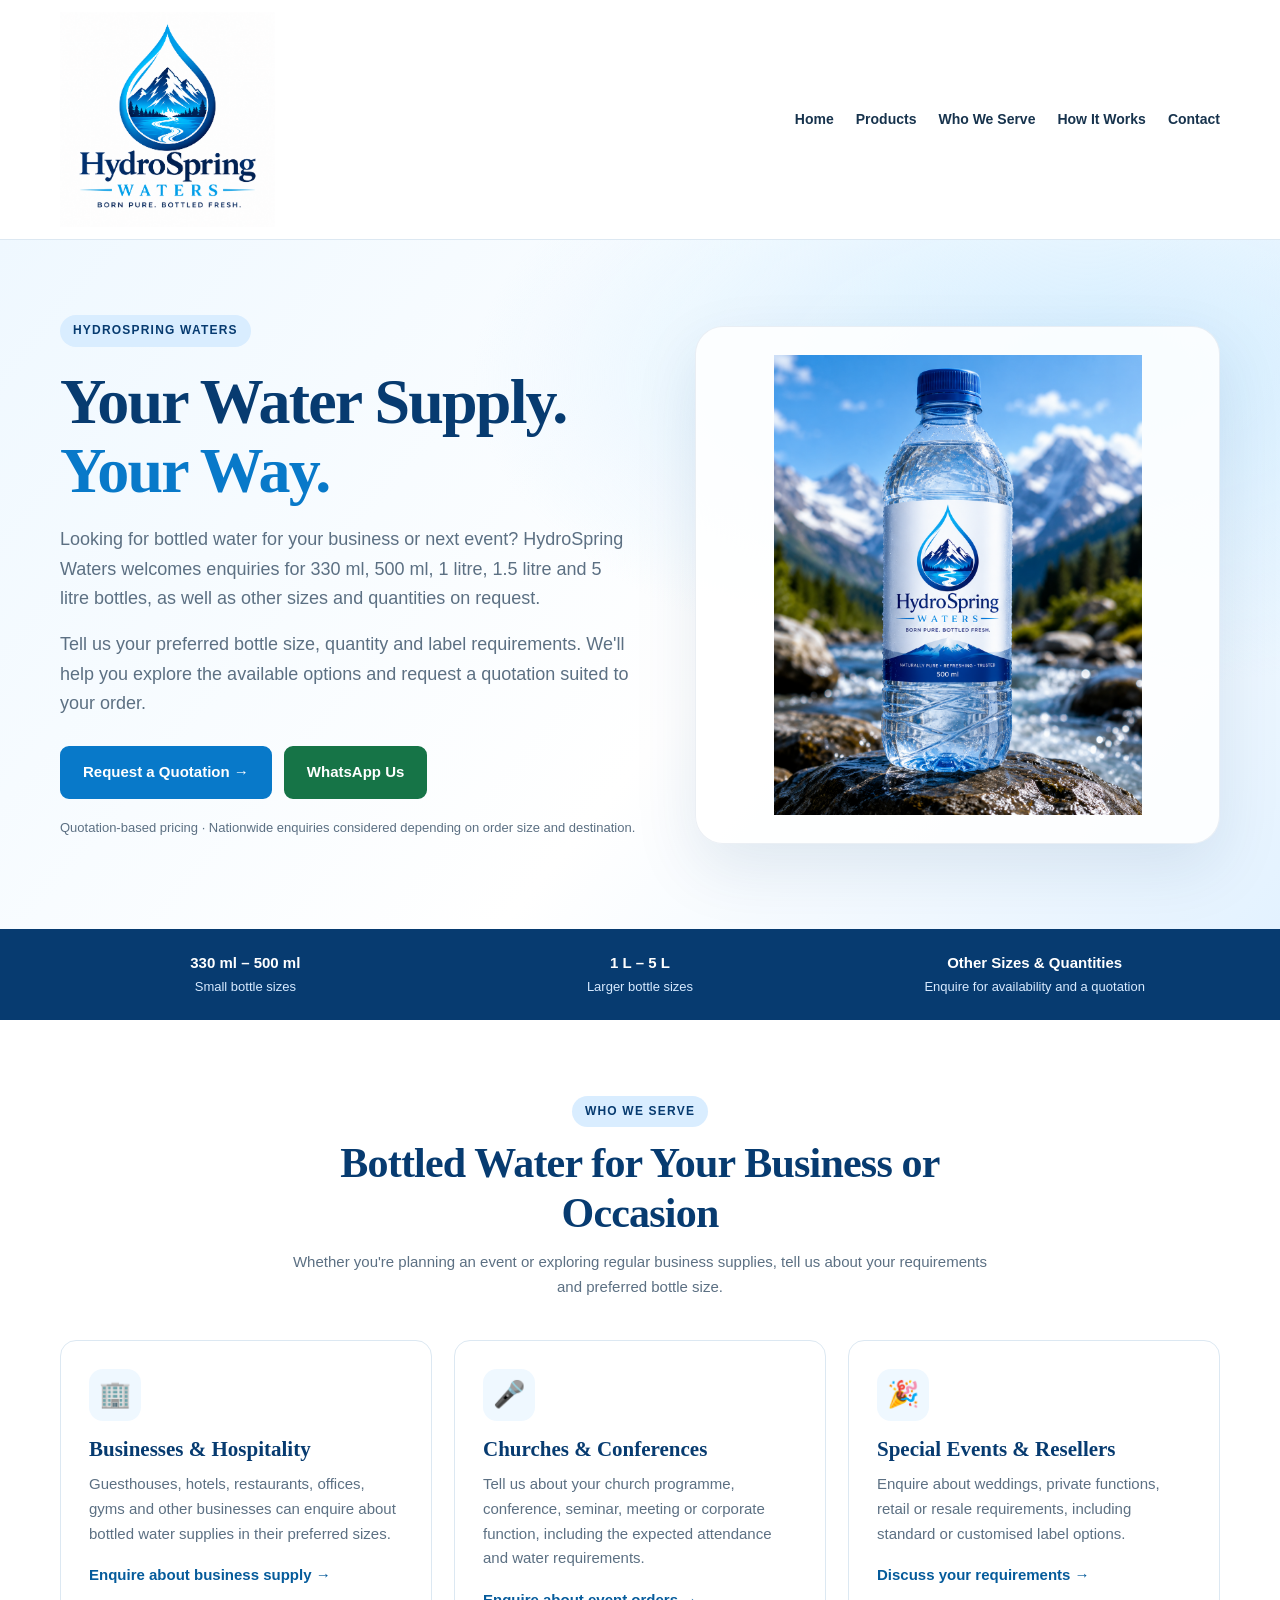
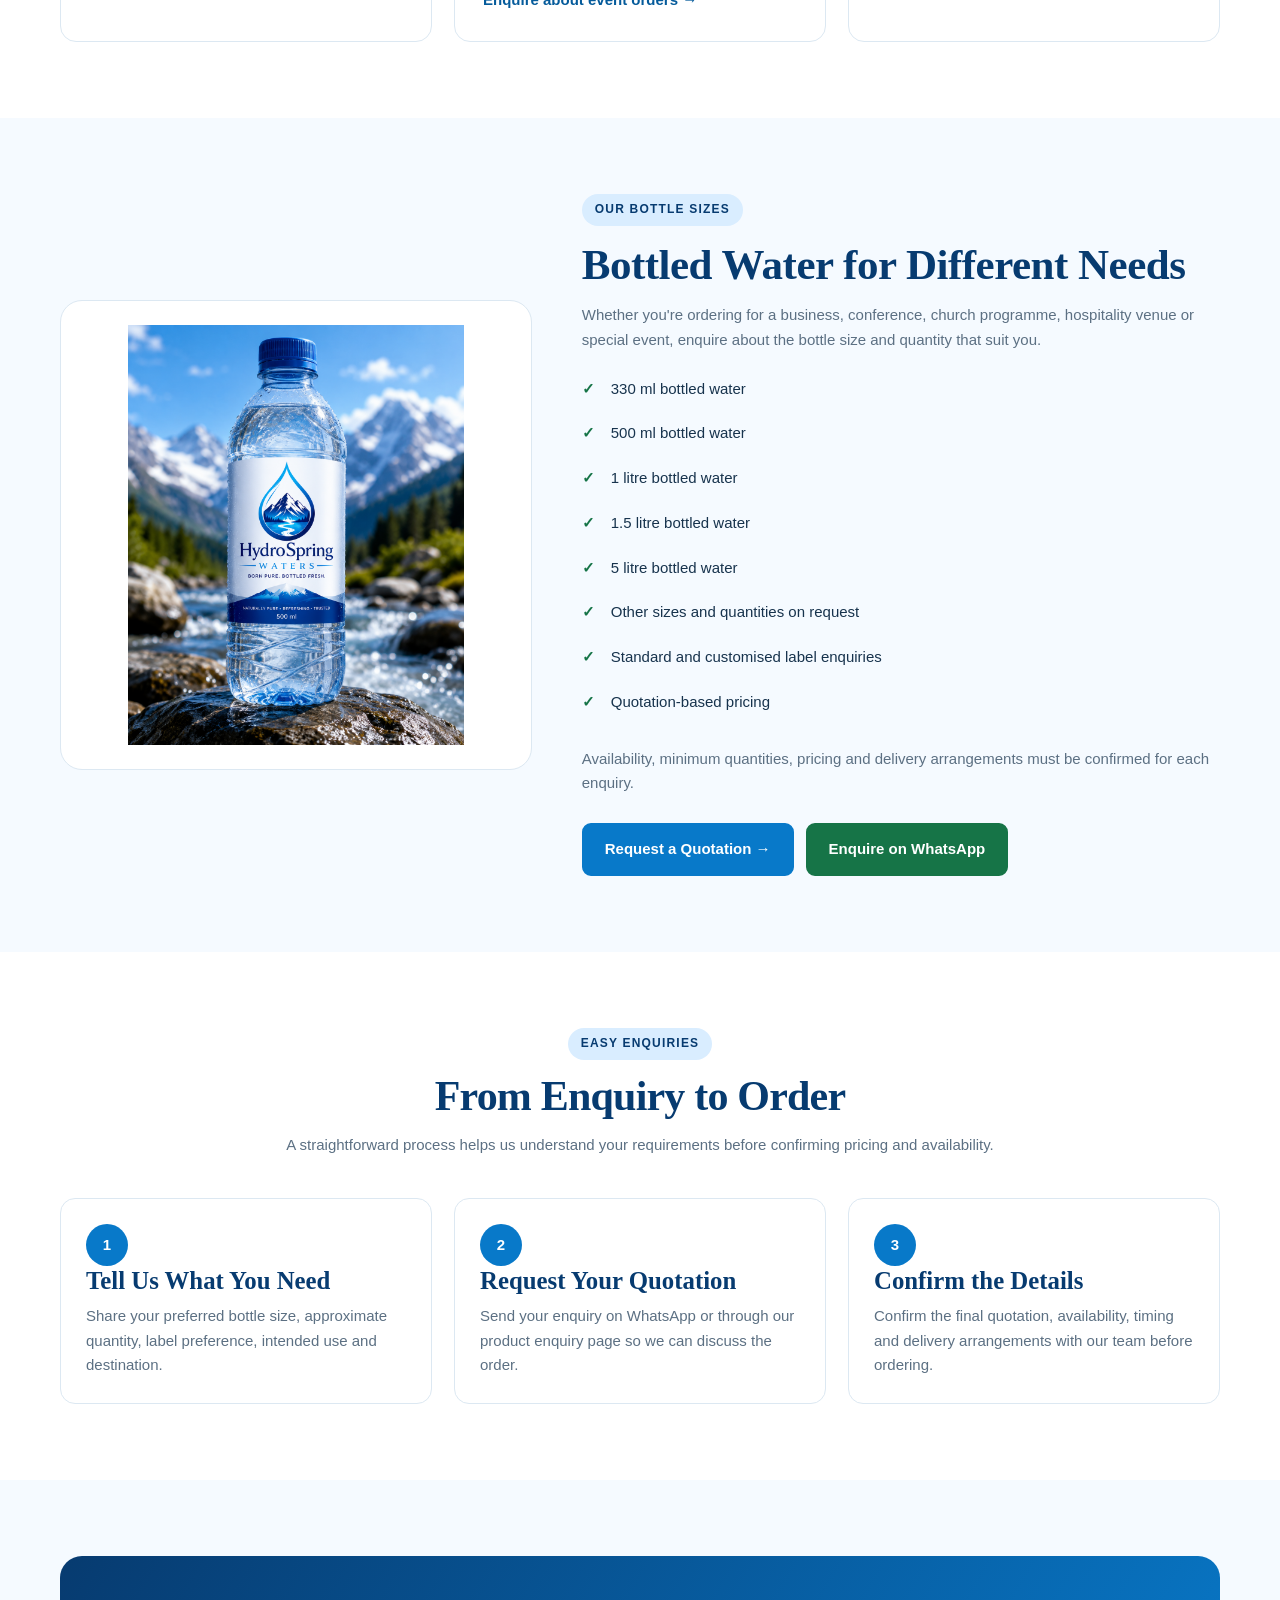
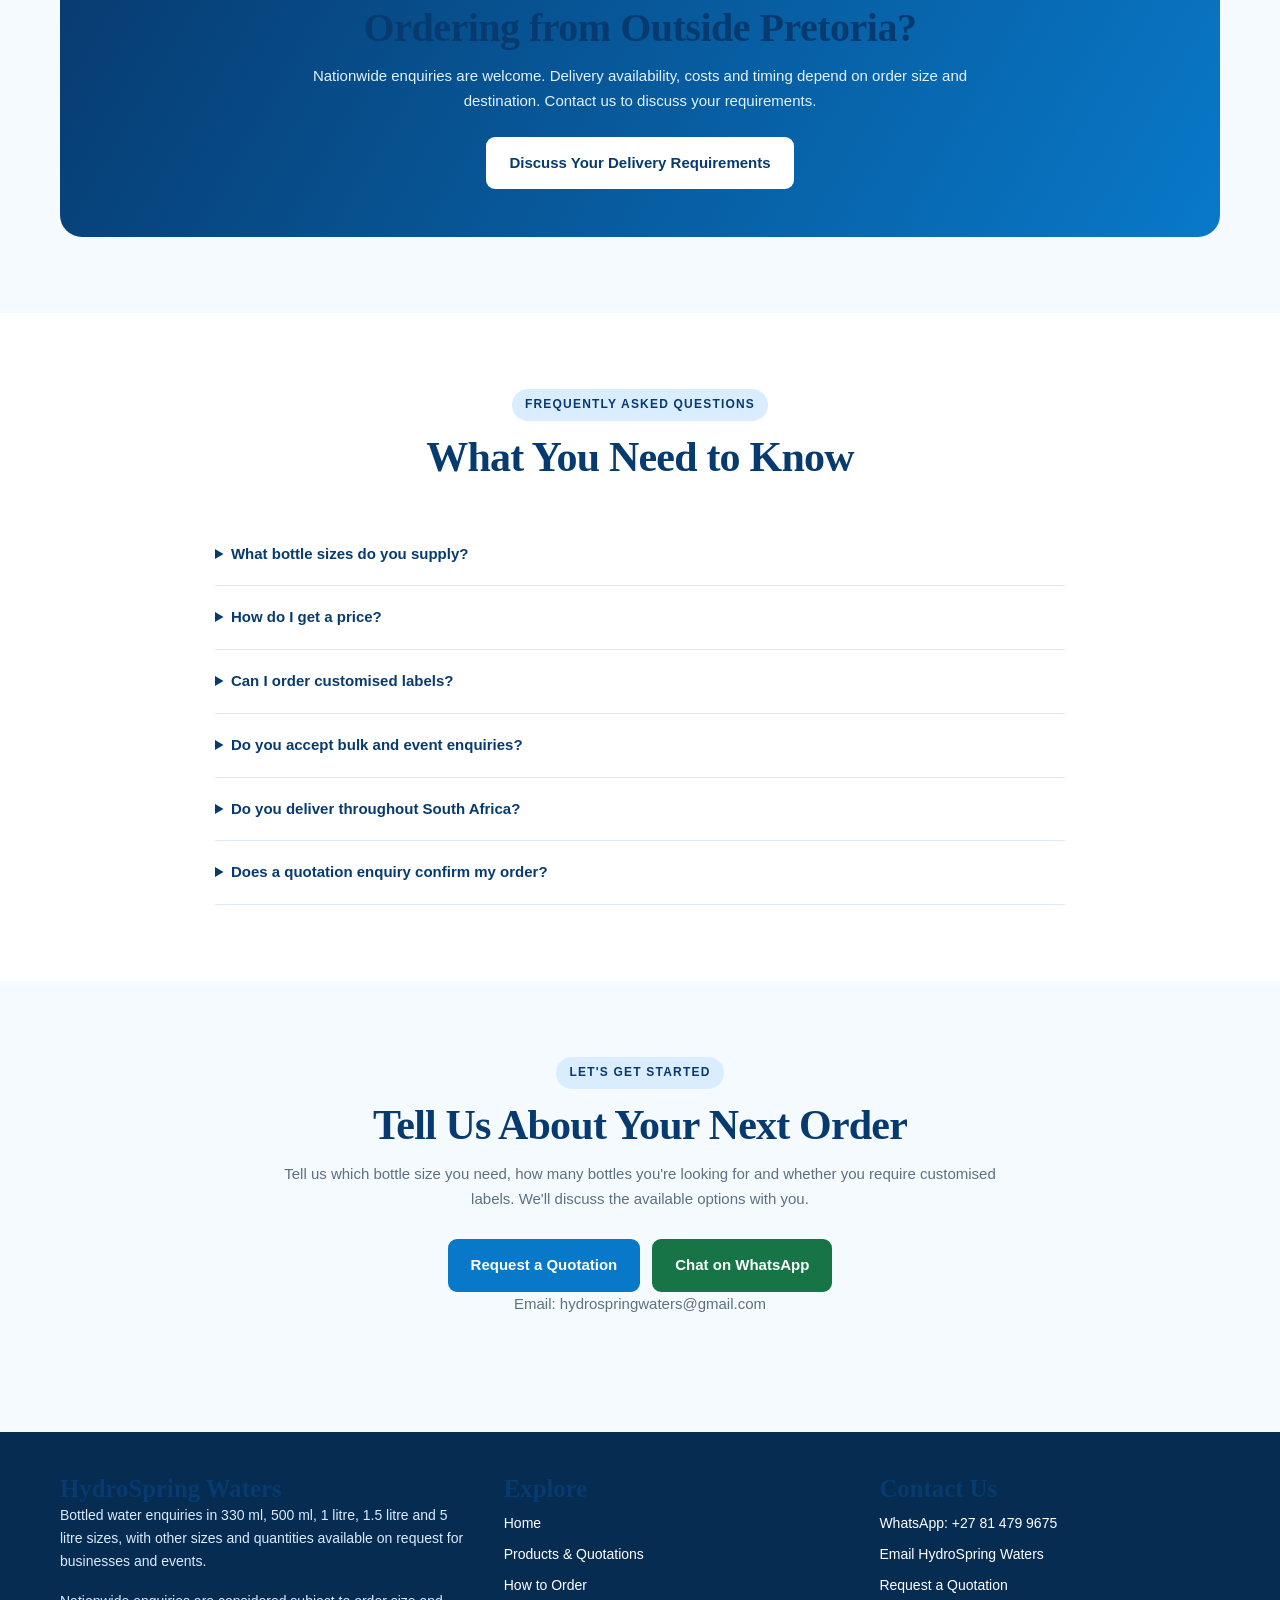
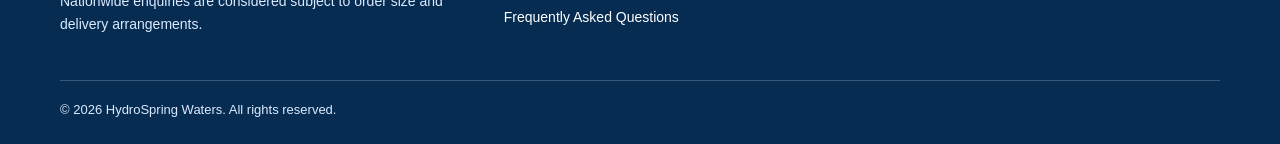
<file: index.html>
<!DOCTYPE html>
<html lang="en-ZA">
<head>
  <meta charset="UTF-8">
  <meta name="viewport" content="width=device-width, initial-scale=1">

  <title>HydroSpring Waters | Bottled Water for Businesses & Events</title>
  <meta name="description" content="HydroSpring Waters supplies bottled water in 330 ml, 500 ml, 1 litre, 1.5 litre and 5 litre sizes. Enquire about other sizes, quantities and customised labels for businesses and events.">
  <meta name="theme-color" content="#073b70">

  <meta property="og:title" content="HydroSpring Waters | Bottled Water for Business & Events">
  <meta property="og:description" content="Explore bottled water sizes from 330 ml to 5 litres, with other sizes and quantities available on request. Request a quotation for business and event orders.">
  <meta property="og:type" content="website">
  <meta property="og:url" content="https://u17146985-spec.github.io/HydroSpring-Waters/">

  <link rel="canonical" href="https://u17146985-spec.github.io/HydroSpring-Waters/">
  <link rel="stylesheet" href="style.css">

  <style>
    :root {
      --navy: #073b70;
      --blue: #0879c9;
      --blue-dark: #055b9b;
      --pale: #eff8ff;
      --text: #17334d;
      --muted: #5c7083;
      --border: #dce8f2;
      --white: #fff;
      --green: #167447;
    }

    * { box-sizing: border-box; }
    html { scroll-behavior: smooth; }

    body {
      margin: 0;
      color: var(--text);
      background: var(--white);
      font-family: Arial, Helvetica, sans-serif;
      line-height: 1.65;
    }

    img { max-width: 100%; }
    a { color: inherit; }

    .hs-container {
      width: min(1160px, 92%);
      margin-inline: auto;
    }

    .hs-header {
      position: relative;
      z-index: 5;
      background: #fff;
      border-bottom: 1px solid var(--border);
    }

    .hs-nav {
      display: flex;
      justify-content: space-between;
      align-items: center;
      gap: 24px;
      min-height: 84px;
      padding-block: 12px;
    }

    .hs-brand img {
      display: block;
      width: 215px;
      max-width: 45vw;
      height: auto;
      object-fit: contain;
    }

    .hs-links {
      display: flex;
      align-items: center;
      justify-content: flex-end;
      flex-wrap: wrap;
      gap: 22px;
    }

    .hs-links a {
      text-decoration: none;
      font-size: 14px;
      font-weight: 700;
    }

    .hs-links a:hover { color: var(--blue); }

    .hs-btn {
      display: inline-flex;
      justify-content: center;
      align-items: center;
      gap: 8px;
      min-height: 49px;
      padding: 12px 21px;
      border: 2px solid var(--blue);
      border-radius: 9px;
      background: var(--blue);
      color: #fff;
      font-weight: 700;
      font-size: 15px;
      text-decoration: none;
      text-align: center;
      cursor: pointer;
      transition: background .2s, transform .2s;
    }

    .hs-btn:hover {
      background: var(--blue-dark);
      border-color: var(--blue-dark);
      transform: translateY(-1px);
    }

    .hs-btn-light {
      background: #fff;
      color: var(--navy);
      border-color: #cbdfee;
    }

    .hs-btn-light:hover { color: #fff; }

    .hs-btn-green {
      background: var(--green);
      border-color: var(--green);
    }

    .hs-btn-green:hover {
      background: #105b38;
      border-color: #105b38;
    }

    .hs-hero {
      position: relative;
      overflow: hidden;
      padding: 75px 0;
      background:
        radial-gradient(ellipse at 85% 20%, #d1ecff 0%, transparent 40%),
        linear-gradient(130deg, #eff8ff, #fff 58%, #e3f2ff);
    }

    .hs-hero-grid {
      display: grid;
      grid-template-columns: 1.05fr .95fr;
      align-items: center;
      gap: 55px;
    }

    .hs-kicker {
      display: inline-block;
      padding: 6px 13px;
      border-radius: 99px;
      background: #d9edff;
      color: var(--navy);
      font-size: 12px;
      font-weight: 800;
      letter-spacing: 1.2px;
      text-transform: uppercase;
    }

    .hs-hero h1 {
      margin: 20px 0;
      max-width: 670px;
      color: var(--navy);
      font-size: clamp(38px, 5.1vw, 64px);
      line-height: 1.08;
      letter-spacing: -1.8px;
    }

    .hs-hero h1 span { color: var(--blue); }

    .hs-hero-copy {
      max-width: 570px;
      color: var(--muted);
      font-size: 18px;
    }

    .hs-actions {
      display: flex;
      flex-wrap: wrap;
      gap: 12px;
      margin-top: 27px;
    }

    .hs-reassurance {
      margin-top: 18px;
      color: var(--muted);
      font-size: 13px;
    }

    .hs-visual {
      display: flex;
      align-items: center;
      justify-content: center;
      min-height: 390px;
      padding: 28px;
      border: 1px solid rgba(7,59,112,.08);
      border-radius: 28px;
      background: rgba(255,255,255,.85);
      box-shadow: 0 25px 65px rgba(7,59,112,.10);
    }

    .hs-visual img {
      display: block;
      width: 100%;
      max-width: 410px;
      max-height: 460px;
      object-fit: contain;
    }

    .hs-trust-strip {
      padding: 22px 0;
      background: var(--navy);
      color: #fff;
    }

    .hs-trust-grid {
      display: grid;
      grid-template-columns: repeat(3, 1fr);
      gap: 24px;
      text-align: center;
    }

    .hs-trust-item strong {
      display: block;
      font-size: 15px;
    }

    .hs-trust-item span {
      display: block;
      color: #d7eaff;
      font-size: 13px;
    }

    .hs-section { padding: 76px 0; }
    .hs-soft { background: #f5faff; }

    .hs-section-heading {
      max-width: 720px;
      margin: 0 auto 40px;
      text-align: center;
    }

    .hs-section-heading h2 {
      margin: 12px 0;
      color: var(--navy);
      font-size: clamp(29px, 4vw, 42px);
      line-height: 1.18;
      letter-spacing: -.8px;
    }

    .hs-section-heading p { color: var(--muted); }

    .hs-grid {
      display: grid;
      grid-template-columns: repeat(3, minmax(0, 1fr));
      gap: 22px;
    }

    .hs-card {
      padding: 28px;
      border: 1px solid var(--border);
      border-radius: 16px;
      background: #fff;
      transition: box-shadow .2s, transform .2s;
    }

    .hs-card:hover {
      transform: translateY(-3px);
      box-shadow: 0 15px 35px rgba(7,59,112,.08);
    }

    .hs-icon {
      display: inline-flex;
      align-items: center;
      justify-content: center;
      width: 52px;
      height: 52px;
      border-radius: 14px;
      background: var(--pale);
      font-size: 26px;
    }

    .hs-card h3 {
      margin: 15px 0 9px;
      color: var(--navy);
      font-size: 21px;
      line-height: 1.3;
    }

    .hs-card p {
      margin: 0 0 17px;
      color: var(--muted);
      font-size: 15px;
    }

    .hs-text-link {
      color: var(--blue-dark);
      font-weight: 700;
      text-decoration: none;
    }

    .hs-text-link:hover { text-decoration: underline; }

    .hs-product-grid {
      display: grid;
      grid-template-columns: .85fr 1.15fr;
      align-items: center;
      gap: 50px;
    }

    .hs-product-photo {
      display: flex;
      justify-content: center;
      align-items: center;
      min-height: 350px;
      padding: 24px;
      border-radius: 22px;
      background: #fff;
      border: 1px solid var(--border);
    }

    .hs-product-photo img {
      display: block;
      width: 100%;
      max-width: 360px;
      max-height: 420px;
      object-fit: contain;
    }

    .hs-product-copy h2 {
      margin: 14px 0;
      color: var(--navy);
      font-size: clamp(30px, 4vw, 43px);
      line-height: 1.15;
    }

    .hs-product-copy p { color: var(--muted); }

    .hs-check-list {
      display: grid;
      gap: 12px;
      margin: 24px 0;
      padding: 0;
      list-style: none;
    }

    .hs-check-list li {
      position: relative;
      padding-left: 29px;
    }

    .hs-check-list li::before {
      position: absolute;
      left: 0;
      content: "✓";
      color: var(--green);
      font-weight: 800;
    }

    .hs-steps {
      display: grid;
      grid-template-columns: repeat(3, minmax(0, 1fr));
      gap: 22px;
      counter-reset: step;
    }

    .hs-step {
      padding: 25px;
      border-radius: 15px;
      background: #fff;
      border: 1px solid var(--border);
      counter-increment: step;
    }

    .hs-step::before {
      display: flex;
      justify-content: center;
      align-items: center;
      width: 42px;
      height: 42px;
      border-radius: 50%;
      background: var(--blue);
      color: #fff;
      font-weight: 800;
      content: counter(step);
    }

    .hs-step h3 {
      margin-bottom: 8px;
      color: var(--navy);
    }

    .hs-step p {
      margin-bottom: 0;
      color: var(--muted);
      font-size: 15px;
    }

    .hs-banner {
      padding: 48px;
      border-radius: 22px;
      background: linear-gradient(120deg, #073b70, #0879c9);
      color: #fff;
      text-align: center;
    }

    .hs-banner h2 {
      margin: 0 0 12px;
      font-size: clamp(28px, 4vw, 40px);
      line-height: 1.2;
    }

    .hs-banner p {
      max-width: 670px;
      margin: 0 auto 23px;
      color: #e3f2ff;
    }

    .hs-banner .hs-btn {
      background: #fff;
      border-color: #fff;
      color: var(--navy);
    }

    .hs-banner .hs-btn:hover {
      background: #e5f3ff;
      border-color: #e5f3ff;
    }

    .hs-faq {
      max-width: 850px;
      margin: 0 auto;
    }

    .hs-faq details {
      padding: 19px 0;
      border-bottom: 1px solid var(--border);
    }

    .hs-faq summary {
      color: var(--navy);
      font-weight: 700;
      cursor: pointer;
    }

    .hs-faq details p { color: var(--muted); }

    .hs-footer {
      padding: 42px 0 24px;
      background: #062c52;
      color: #fff;
    }

    .hs-footer-grid {
      display: grid;
      grid-template-columns: 1.2fr 1fr 1fr;
      gap: 35px;
      padding-bottom: 28px;
    }

    .hs-footer h3 { margin-top: 0; }

    .hs-footer p {
      color: #dbeaff;
      font-size: 14px;
    }

    .hs-footer a { color: #fff; }

    .hs-footer-links {
      display: grid;
      gap: 8px;
      align-content: start;
    }

    .hs-footer-links a {
      font-size: 14px;
      text-decoration: none;
    }

    .hs-footer-links a:hover { text-decoration: underline; }

    .hs-copyright {
      padding-top: 18px;
      border-top: 1px solid rgba(255,255,255,.2);
      color: #dbeaff;
      font-size: 13px;
    }

    .hs-mobile-cta { display: none; }

    @media (max-width: 800px) {
      .hs-nav {
        align-items: flex-start;
        flex-direction: column;
      }

      .hs-links {
        justify-content: flex-start;
        gap: 12px 18px;
      }

      .hs-hero { padding: 48px 0; }

      .hs-hero-grid,
      .hs-product-grid { grid-template-columns: 1fr; }

      .hs-hero-grid { gap: 30px; }

      .hs-visual { min-height: 290px; }
      .hs-visual img { max-height: 340px; }

      .hs-grid,
      .hs-steps { grid-template-columns: 1fr; }

      .hs-product-grid { gap: 28px; }
      .hs-product-photo { min-height: 270px; }
      .hs-section { padding: 52px 0; }

      .hs-footer-grid { grid-template-columns: 1fr 1fr; }

      .hs-footer-grid > :first-child {
        grid-column: 1 / -1;
      }
    }

    @media (max-width: 480px) {
      .hs-hero h1 { letter-spacing: -1px; }

      .hs-trust-grid {
        grid-template-columns: 1fr;
        gap: 17px;
      }

      .hs-actions { flex-direction: column; }
      .hs-actions .hs-btn { width: 100%; }
      .hs-banner { padding: 30px 20px; }

      .hs-footer-grid { grid-template-columns: 1fr; }

      .hs-footer-grid > :first-child {
        grid-column: auto;
      }

      .hs-mobile-cta {
        position: fixed;
        z-index: 10;
        right: 12px;
        bottom: 12px;
        left: 12px;
        display: block;
        padding: 6px;
        border: 1px solid var(--border);
        border-radius: 12px;
        background: rgba(255,255,255,.97);
        box-shadow: 0 5px 25px rgba(7,59,112,.18);
      }

      .hs-mobile-cta .hs-btn { width: 100%; }
      body { padding-bottom: 76px; }
    }

    @media (prefers-reduced-motion: reduce) {
      html { scroll-behavior: auto; }

      *, *::before, *::after {
        transition: none !important;
      }
    }
  </style>

  <script type="application/ld+json">
  {
    "@context": "https://schema.org",
    "@type": "Organization",
    "name": "HydroSpring Waters",
    "url": "https://u17146985-spec.github.io/HydroSpring-Waters/",
    "email": "hydrospringwaters@gmail.com",
    "telephone": "+27814799675",
    "description": "Bottled water enquiries in 330 ml, 500 ml, 1 litre, 1.5 litre and 5 litre sizes, with other sizes and quantities available on request."
  }
  </script>
</head>

<body>

<header class="hs-header">
  <div class="hs-container hs-nav">
    <a class="hs-brand" href="index.html" aria-label="HydroSpring Waters home">
      <img src="hydrospring-logo.png.png" alt="HydroSpring Waters logo">
    </a>

    <nav class="hs-links" aria-label="Main navigation">
      <a href="index.html" aria-current="page">Home</a>
      <a href="products.html">Products</a>
      <a href="#customers">Who We Serve</a>
      <a href="#how-it-works">How It Works</a>
      <a href="#contact">Contact</a>
    </nav>
  </div>
</header>

<main>

  <!-- Main sales message -->
  <section class="hs-hero">
    <div class="hs-container hs-hero-grid">

      <div>
        <span class="hs-kicker">HydroSpring Waters</span>

        <h1>
          Your Water Supply.<br>
          <span>Your Way.</span>
        </h1>

        <p class="hs-hero-copy">
          Looking for bottled water for your business or next event?
          HydroSpring Waters welcomes enquiries for 330 ml, 500 ml,
          1 litre, 1.5 litre and 5 litre bottles, as well as other
          sizes and quantities on request.
        </p>

        <p class="hs-hero-copy">
          Tell us your preferred bottle size, quantity and label
          requirements. We'll help you explore the available
          options and request a quotation suited to your order.
        </p>

        <div class="hs-actions">
          <a class="hs-btn" href="products.html#quote">
            Request a Quotation →
          </a>

          <a class="hs-btn hs-btn-green"
             href="https://wa.me/27814799675?text=Hello%20HydroSpring%20Waters%2C%20I%20would%20like%20to%20enquire%20about%20your%20available%20bottled%20water%20sizes%20and%20quantities.">
            WhatsApp Us
          </a>
        </div>

        <p class="hs-reassurance">
          Quotation-based pricing · Nationwide enquiries considered
          depending on order size and destination.
        </p>
      </div>

      <div class="hs-visual">
        <img
          src="hydrospring-500ml.jpg.png"
          alt="HydroSpring Waters 500 ml bottled water"
          fetchpriority="high"
        >
      </div>

    </div>
  </section>

  <!-- Bottle size highlights -->
  <section class="hs-trust-strip" aria-label="Bottle sizes and services">
    <div class="hs-container hs-trust-grid">
      <div class="hs-trust-item">
        <strong>330 ml – 500 ml</strong>
        <span>Small bottle sizes</span>
      </div>

      <div class="hs-trust-item">
        <strong>1 L – 5 L</strong>
        <span>Larger bottle sizes</span>
      </div>

      <div class="hs-trust-item">
        <strong>Other Sizes & Quantities</strong>
        <span>Enquire for availability and a quotation</span>
      </div>
    </div>
  </section>

  <!-- Audience targeting -->
  <section class="hs-section" id="customers">
    <div class="hs-container">

      <div class="hs-section-heading">
        <span class="hs-kicker">Who We Serve</span>
        <h2>Bottled Water for Your Business or Occasion</h2>
        <p>
          Whether you're planning an event or exploring regular
          business supplies, tell us about your requirements and
          preferred bottle size.
        </p>
      </div>

      <div class="hs-grid">

        <article class="hs-card">
          <span class="hs-icon" aria-hidden="true">🏢</span>
          <h3>Businesses & Hospitality</h3>
          <p>
            Guesthouses, hotels, restaurants, offices, gyms and
            other businesses can enquire about bottled water
            supplies in their preferred sizes.
          </p>
          <a class="hs-text-link" href="products.html#quote">
            Enquire about business supply →
          </a>
        </article>

        <article class="hs-card">
          <span class="hs-icon" aria-hidden="true">🎤</span>
          <h3>Churches & Conferences</h3>
          <p>
            Tell us about your church programme, conference,
            seminar, meeting or corporate function, including
            the expected attendance and water requirements.
          </p>
          <a class="hs-text-link" href="products.html#quote">
            Enquire about event orders →
          </a>
        </article>

        <article class="hs-card">
          <span class="hs-icon" aria-hidden="true">🎉</span>
          <h3>Special Events & Resellers</h3>
          <p>
            Enquire about weddings, private functions, retail
            or resale requirements, including standard or
            customised label options.
          </p>
          <a class="hs-text-link" href="products.html#quote">
            Discuss your requirements →
          </a>
        </article>

      </div>
    </div>
  </section>

  <!-- Bottle sizes -->
  <section class="hs-section hs-soft" id="bottle-sizes">
    <div class="hs-container hs-product-grid">

      <div class="hs-product-photo">
        <img
          src="hydrospring-500ml.jpg.png"
          alt="HydroSpring Waters 500 ml bottled water"
          loading="lazy"
        >
      </div>

      <div class="hs-product-copy">
        <span class="hs-kicker">Our Bottle Sizes</span>

        <h2>Bottled Water for Different Needs</h2>

        <p>
          Whether you're ordering for a business, conference,
          church programme, hospitality venue or special event,
          enquire about the bottle size and quantity that suit you.
        </p>

        <ul class="hs-check-list">
          <li>330 ml bottled water</li>
          <li>500 ml bottled water</li>
          <li>1 litre bottled water</li>
          <li>1.5 litre bottled water</li>
          <li>5 litre bottled water</li>
          <li>Other sizes and quantities on request</li>
          <li>Standard and customised label enquiries</li>
          <li>Quotation-based pricing</li>
        </ul>

        <p>
          Availability, minimum quantities, pricing and delivery
          arrangements must be confirmed for each enquiry.
        </p>

        <div class="hs-actions">
          <a class="hs-btn" href="products.html#quote">
            Request a Quotation →
          </a>

          <a class="hs-btn hs-btn-green"
             href="https://wa.me/27814799675?text=Hello%20HydroSpring%20Waters%2C%20please%20send%20me%20a%20quotation%20for%20your%20available%20bottle%20sizes.">
            Enquire on WhatsApp
          </a>
        </div>
      </div>

    </div>
  </section>

  <!-- Ordering process -->
  <section class="hs-section" id="how-it-works">
    <div class="hs-container">

      <div class="hs-section-heading">
        <span class="hs-kicker">Easy Enquiries</span>
        <h2>From Enquiry to Order</h2>
        <p>
          A straightforward process helps us understand your
          requirements before confirming pricing and availability.
        </p>
      </div>

      <div class="hs-steps">

        <article class="hs-step">
          <h3>Tell Us What You Need</h3>
          <p>
            Share your preferred bottle size, approximate quantity,
            label preference, intended use and destination.
          </p>
        </article>

        <article class="hs-step">
          <h3>Request Your Quotation</h3>
          <p>
            Send your enquiry on WhatsApp or through our product
            enquiry page so we can discuss the order.
          </p>
        </article>

        <article class="hs-step">
          <h3>Confirm the Details</h3>
          <p>
            Confirm the final quotation, availability, timing
            and delivery arrangements with our team before ordering.
          </p>
        </article>

      </div>
    </div>
  </section>

  <!-- Delivery coverage -->
  <section class="hs-section hs-soft">
    <div class="hs-container">
      <div class="hs-banner">
        <h2>Ordering from Outside Pretoria?</h2>
        <p>
          Nationwide enquiries are welcome. Delivery availability,
          costs and timing depend on order size and destination.
          Contact us to discuss your requirements.
        </p>

        <a class="hs-btn" href="products.html#quote">
          Discuss Your Delivery Requirements
        </a>
      </div>
    </div>
  </section>

  <!-- FAQs -->
  <section class="hs-section" id="faq">
    <div class="hs-container">

      <div class="hs-section-heading">
        <span class="hs-kicker">Frequently Asked Questions</span>
        <h2>What You Need to Know</h2>
      </div>

      <div class="hs-faq">

        <details>
          <summary>What bottle sizes do you supply?</summary>
          <p>
            You can enquire about 330 ml, 500 ml, 1 litre,
            1.5 litre and 5 litre bottled water. Other sizes
            and quantities can also be discussed on request.
            Please contact us to confirm availability and pricing.
          </p>
        </details>

        <details>
          <summary>How do I get a price?</summary>
          <p>
            Pricing is provided on quotation. Tell us your
            preferred bottle size, approximate quantity, label
            preference and delivery destination.
          </p>
        </details>

        <details>
          <summary>Can I order customised labels?</summary>
          <p>
            You can enquire about customised bottle labels for
            your business or event. We will discuss your
            requirements and confirm the available options.
          </p>
        </details>

        <details>
          <summary>Do you accept bulk and event enquiries?</summary>
          <p>
            You can submit enquiries for business supplies,
            conferences, church programmes and other events.
            Final availability and order arrangements must be confirmed.
          </p>
        </details>

        <details>
          <summary>Do you deliver throughout South Africa?</summary>
          <p>
            Nationwide enquiries may be considered depending
            on order size and destination. Contact us to confirm
            whether delivery is available for your specific order.
          </p>
        </details>

        <details>
          <summary>Does a quotation enquiry confirm my order?</summary>
          <p>
            No. An enquiry is the first step. Your order is
            confirmed only after the quotation, availability
            and arrangements have been agreed with HydroSpring Waters.
          </p>
        </details>

      </div>
    </div>
  </section>

  <!-- Final call to action -->
  <section class="hs-section hs-soft" id="contact">
    <div class="hs-container">

      <div class="hs-section-heading">
        <span class="hs-kicker">Let's Get Started</span>
        <h2>Tell Us About Your Next Order</h2>
        <p>
          Tell us which bottle size you need, how many bottles
          you're looking for and whether you require customised
          labels. We'll discuss the available options with you.
        </p>

        <div class="hs-actions" style="justify-content:center">
          <a class="hs-btn" href="products.html#quote">
            Request a Quotation
          </a>

          <a class="hs-btn hs-btn-green"
             href="https://wa.me/27814799675?text=Hello%20HydroSpring%20Waters%2C%20I%20would%20like%20to%20discuss%20bottled%20water%20sizes%20and%20quantities.">
            Chat on WhatsApp
          </a>
        </div>

        <p>
          Email:
          <a href="mailto:hydrospringwaters@gmail.com">
            hydrospringwaters@gmail.com
          </a>
        </p>
      </div>

    </div>
  </section>

</main>

<footer class="hs-footer">
  <div class="hs-container">

    <div class="hs-footer-grid">

      <div>
        <h3>HydroSpring Waters</h3>
        <p>
          Bottled water enquiries in 330 ml, 500 ml, 1 litre,
          1.5 litre and 5 litre sizes, with other sizes and
          quantities available on request for businesses and events.
        </p>
        <p>
          Nationwide enquiries are considered subject to order
          size and delivery arrangements.
        </p>
      </div>

      <div class="hs-footer-links">
        <h3>Explore</h3>
        <a href="index.html">Home</a>
        <a href="products.html">Products & Quotations</a>
        <a href="products.html#ordering">How to Order</a>
        <a href="#faq">Frequently Asked Questions</a>
      </div>

      <div class="hs-footer-links">
        <h3>Contact Us</h3>
        <a href="https://wa.me/27814799675">WhatsApp: +27 81 479 9675</a>
        <a href="mailto:hydrospringwaters@gmail.com">Email HydroSpring Waters</a>
        <a href="products.html#quote">Request a Quotation</a>
      </div>

    </div>

    <div class="hs-copyright">
      © <span id="hs-year"></span> HydroSpring Waters. All rights reserved.
    </div>

  </div>
</footer>

<div class="hs-mobile-cta">
  <a class="hs-btn" href="products.html#quote">
    Request a Quotation →
  </a>
</div>

<script>
  document.getElementById("hs-year").textContent =
    new Date().getFullYear();
</script>

</body>
</html>
</file>
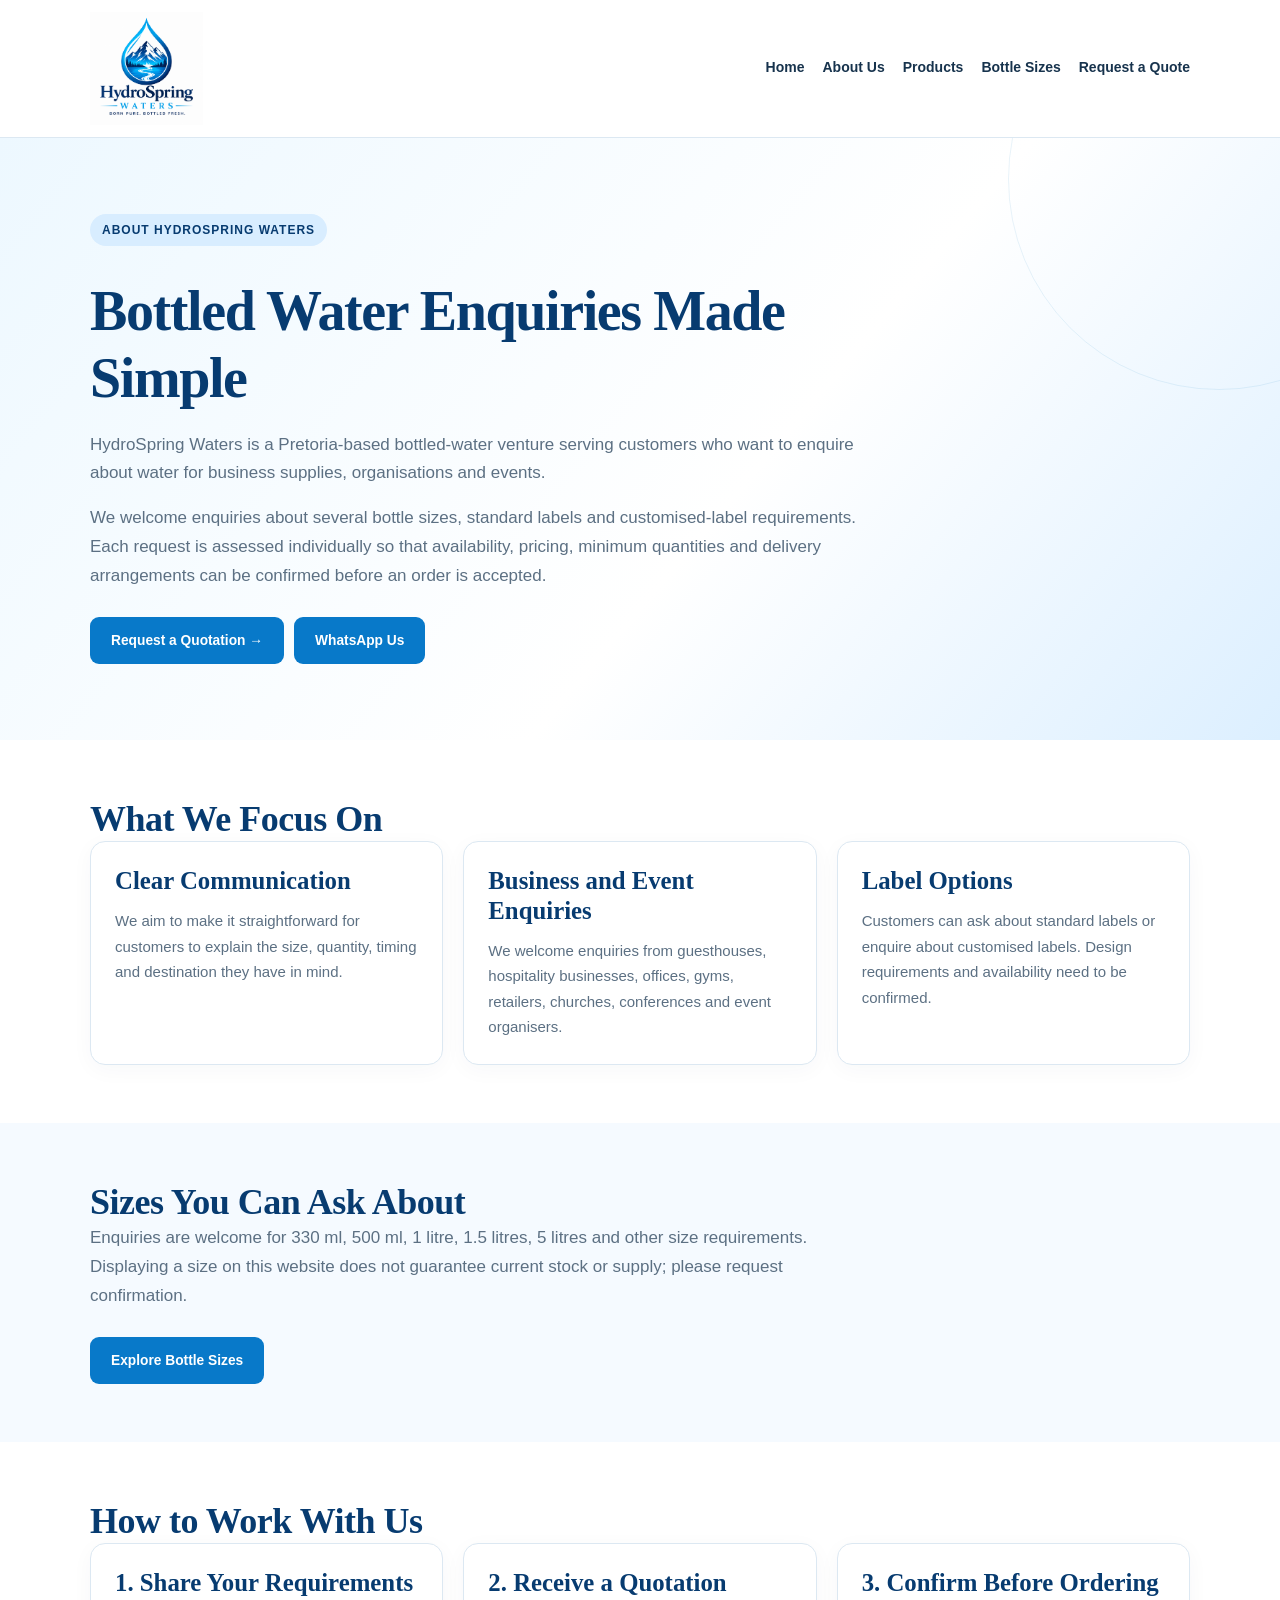
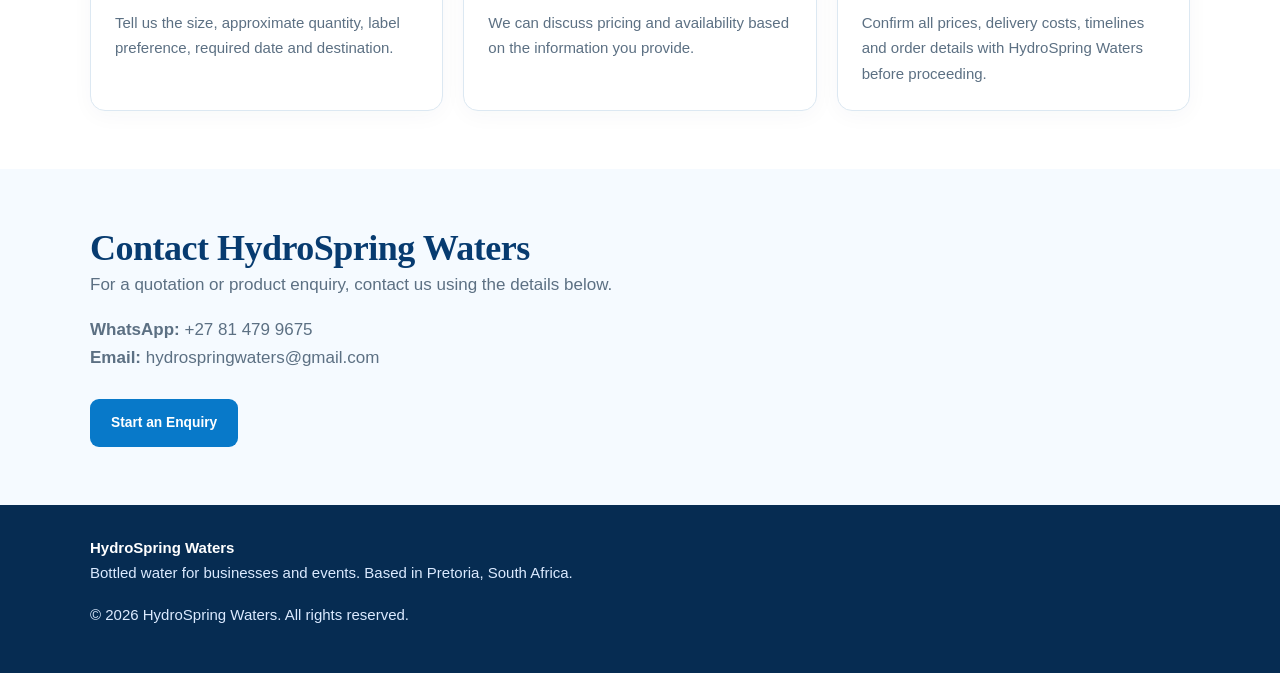
<file: about.html>
<!DOCTYPE html>
<html lang="en-ZA">
<head>
  <meta charset="UTF-8">
  <meta name="viewport" content="width=device-width, initial-scale=1.0">
  <title>About Us | HydroSpring Waters</title>
  <meta name="description" content="Learn about HydroSpring Waters, a Pretoria-based bottled water venture welcoming enquiries from businesses, organisations and events for multiple bottle sizes and label options.">
  <meta name="theme-color" content="#073b70">
  <link rel="canonical" href="https://u17146985-spec.github.io/HydroSpring-Waters/about.html">
  <link rel="stylesheet" href="style.css">
  <style>
    :root{--navy:#073b70;--blue:#0879c9;--pale:#eff8ff;--text:#17334d;--muted:#5c7083;--border:#dce8f2}
    *{box-sizing:border-box}body{margin:0;font-family:Arial,Helvetica,sans-serif;color:var(--text);line-height:1.7}a{color:inherit}
    .wrap{width:min(1100px,92%);margin:auto}.header{border-bottom:1px solid var(--border);background:#fff}.nav{min-height:82px;display:flex;align-items:center;justify-content:space-between;gap:20px;flex-wrap:wrap;padding:12px 0}
    .logo{width:205px;max-width:55%;height:auto}.links{display:flex;gap:18px;flex-wrap:wrap}.links a{text-decoration:none;font-weight:bold;font-size:14px}.links a:hover{color:var(--blue)}
    .hero{padding:76px 0;background:linear-gradient(130deg,#edf8ff,#fff 58%,#dcefff)}.eyebrow{display:inline-block;padding:6px 12px;border-radius:30px;background:#d8edff;color:var(--navy);font-size:12px;font-weight:bold;letter-spacing:1px;text-transform:uppercase}
    h1,h2,h3{color:var(--navy);line-height:1.2}h1{font-size:clamp(36px,5vw,56px);max-width:820px;margin:18px 0}h2{font-size:clamp(26px,4vw,36px)}.hero p,.section p{color:var(--muted);font-size:17px;max-width:780px}
    .btn{display:inline-block;padding:13px 20px;border-radius:9px;background:var(--blue);color:#fff;text-decoration:none;font-weight:bold;margin:10px 10px 0 0}.btn:hover{background:var(--navy)}
    .section{padding:58px 0}.soft{background:#f5faff}.grid{display:grid;grid-template-columns:repeat(3,minmax(0,1fr));gap:20px}.card{padding:24px;border:1px solid var(--border);border-radius:15px;background:#fff}.card h3{margin-top:0}.card p{font-size:15px}
    .footer{background:#062c52;color:#fff;padding:30px 0}.footer p{color:#dbeaff}.footer a{color:#fff}
    @media(max-width:760px){.nav{align-items:flex-start;flex-direction:column}.grid{grid-template-columns:1fr}.hero{padding:48px 0}.section{padding:42px 0}}
  </style>
</head>
<body>
<header class="header"><div class="wrap nav">
  <a href="index.html" aria-label="HydroSpring Waters home"><img class="logo" src="hydrospring-logo.png.png" alt="HydroSpring Waters logo"></a>
  <nav class="links" aria-label="Main navigation"><a href="index.html">Home</a><a href="about.html" aria-current="page">About Us</a><a href="products.html">Products</a><a href="products.html#sizes">Bottle Sizes</a><a href="products.html#quote">Request a Quote</a></nav>
</div></header>
<main>
<section class="hero"><div class="wrap"><span class="eyebrow">About HydroSpring Waters</span><h1>Bottled Water Enquiries Made Simple</h1>
<p>HydroSpring Waters is a Pretoria-based bottled-water venture serving customers who want to enquire about water for business supplies, organisations and events.</p>
<p>We welcome enquiries about several bottle sizes, standard labels and customised-label requirements. Each request is assessed individually so that availability, pricing, minimum quantities and delivery arrangements can be confirmed before an order is accepted.</p>
<a class="btn" href="products.html#quote">Request a Quotation →</a><a class="btn" href="https://wa.me/27814799675">WhatsApp Us</a>
</div></section>
<section class="section"><div class="wrap"><h2>What We Focus On</h2><div class="grid">
<article class="card"><h3>Clear Communication</h3><p>We aim to make it straightforward for customers to explain the size, quantity, timing and destination they have in mind.</p></article>
<article class="card"><h3>Business and Event Enquiries</h3><p>We welcome enquiries from guesthouses, hospitality businesses, offices, gyms, retailers, churches, conferences and event organisers.</p></article>
<article class="card"><h3>Label Options</h3><p>Customers can ask about standard labels or enquire about customised labels. Design requirements and availability need to be confirmed.</p></article>
</div></div></section>
<section class="section soft"><div class="wrap"><h2>Sizes You Can Ask About</h2><p>Enquiries are welcome for 330 ml, 500 ml, 1 litre, 1.5 litres, 5 litres and other size requirements. Displaying a size on this website does not guarantee current stock or supply; please request confirmation.</p><a class="btn" href="products.html#sizes">Explore Bottle Sizes</a></div></section>
<section class="section"><div class="wrap"><h2>How to Work With Us</h2><div class="grid">
<article class="card"><h3>1. Share Your Requirements</h3><p>Tell us the size, approximate quantity, label preference, required date and destination.</p></article>
<article class="card"><h3>2. Receive a Quotation</h3><p>We can discuss pricing and availability based on the information you provide.</p></article>
<article class="card"><h3>3. Confirm Before Ordering</h3><p>Confirm all prices, delivery costs, timelines and order details with HydroSpring Waters before proceeding.</p></article>
</div></div></section>
<section class="section soft"><div class="wrap"><h2>Contact HydroSpring Waters</h2><p>For a quotation or product enquiry, contact us using the details below.</p><p><strong>WhatsApp:</strong> <a href="https://wa.me/27814799675">+27 81 479 9675</a><br><strong>Email:</strong> <a href="mailto:hydrospringwaters@gmail.com">hydrospringwaters@gmail.com</a></p><a class="btn" href="products.html#quote">Start an Enquiry</a></div></section>
</main>
<footer class="footer"><div class="wrap"><strong>HydroSpring Waters</strong><p>Bottled water for businesses and events. Based in Pretoria, South Africa.</p><p>© <span id="year"></span> HydroSpring Waters. All rights reserved.</p></div></footer>
<script>document.getElementById("year").textContent=new Date().getFullYear();</script>
</body>
</html>
</file>
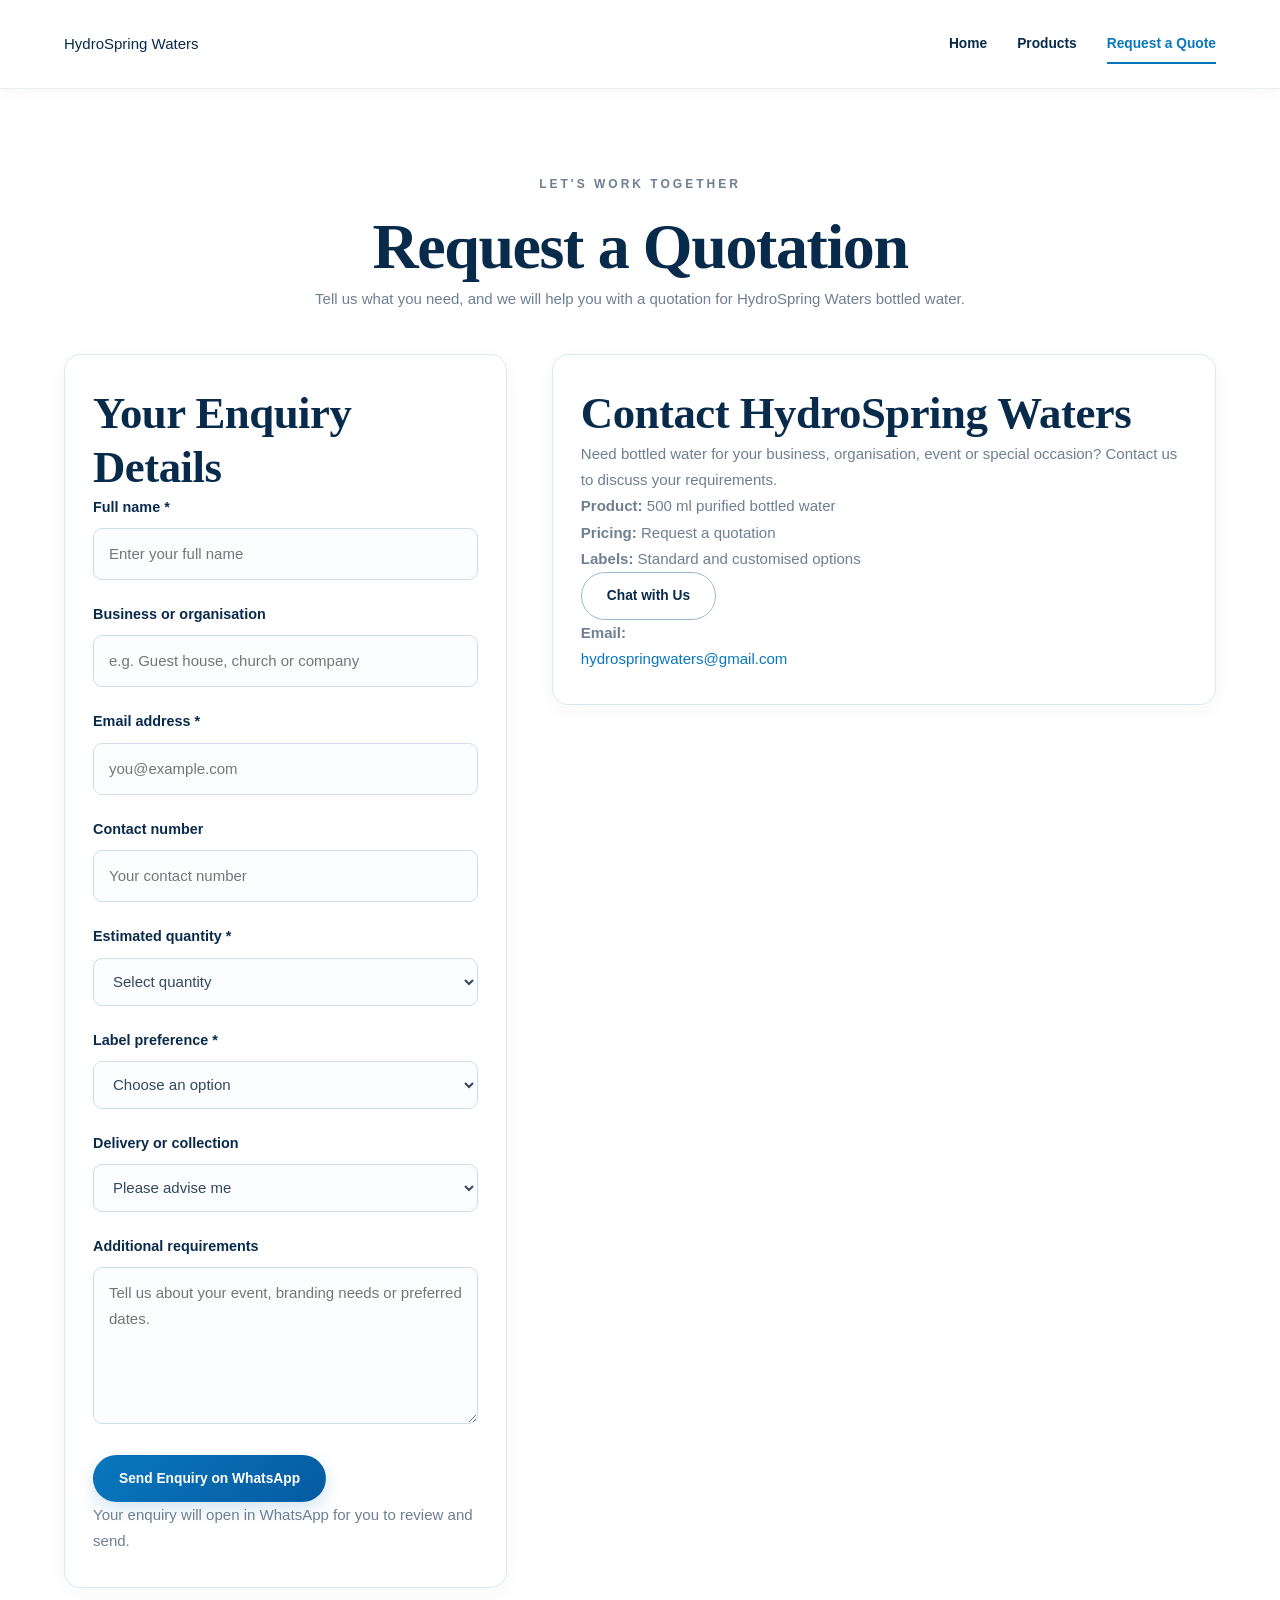
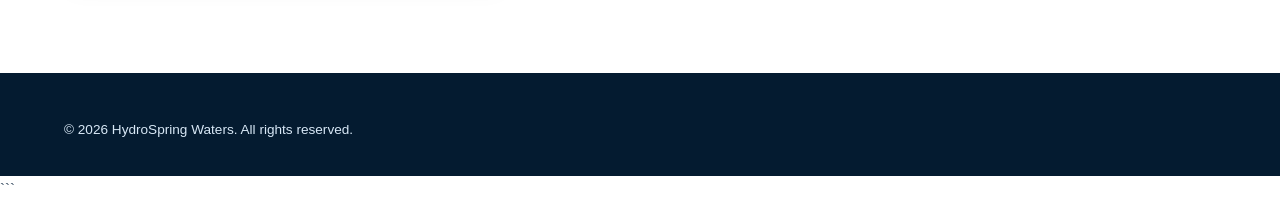
<file: enquiry.html>
<!DOCTYPE html>
<html lang="en">
<head>
  <meta charset="UTF-8">
  <meta name="viewport" content="width=device-width, initial-scale=1.0">

  <title>Request a Quotation | HydroSpring Waters</title>

  <meta name="description"
    content="Request a quotation for HydroSpring Waters 500 ml purified bottled water, with standard or customised labels.">

  <link rel="stylesheet" href="style.css">
</head>

<body>

  <header class="site-header">
    <div class="container nav-container">
      <a class="brand" href="index.html">
        HydroSpring Waters
      </a>

      <nav class="main-nav" aria-label="Main navigation">
        <a href="index.html">Home</a>
        <a href="products.html">Products</a>
        <a href="enquiry.html" aria-current="page">Request a Quote</a>
      </nav>
    </div>
  </header>

  <main class="container section">
    <div class="section-heading">
      <p class="eyebrow">LET'S WORK TOGETHER</p>
      <h1>Request a Quotation</h1>
      <p>
        Tell us what you need, and we will help you with a quotation
        for HydroSpring Waters bottled water.
      </p>
    </div>

    <div class="enquiry-layout">

      <section class="card">
        <h2>Your Enquiry Details</h2>

        <form id="enquiryForm">

          <div class="form-group">
            <label for="fullName">Full name *</label>
            <input
              type="text"
              id="fullName"
              name="fullName"
              placeholder="Enter your full name"
              required>
          </div>

          <div class="form-group">
            <label for="businessName">Business or organisation</label>
            <input
              type="text"
              id="businessName"
              name="businessName"
              placeholder="e.g. Guest house, church or company">
          </div>

          <div class="form-group">
            <label for="email">Email address *</label>
            <input
              type="email"
              id="email"
              name="email"
              placeholder="you@example.com"
              required>
          </div>

          <div class="form-group">
            <label for="phone">Contact number</label>
            <input
              type="tel"
              id="phone"
              name="phone"
              placeholder="Your contact number">
          </div>

          <div class="form-group">
            <label for="quantity">Estimated quantity *</label>
            <select id="quantity" name="quantity" required>
              <option value="">Select quantity</option>
              <option value="24 bottles">24 bottles</option>
              <option value="48 bottles">48 bottles</option>
              <option value="100 bottles">100 bottles</option>
              <option value="250 bottles">250 bottles</option>
              <option value="500 bottles">500 bottles</option>
              <option value="1000 bottles">1,000 bottles</option>
              <option value="More than 1000 bottles">
                More than 1,000 bottles
              </option>
              <option value="Not sure yet">Not sure yet</option>
            </select>
          </div>

          <div class="form-group">
            <label for="labelType">Label preference *</label>
            <select id="labelType" name="labelType" required>
              <option value="">Choose an option</option>
              <option value="Standard labels">Standard labels</option>
              <option value="Customised labels">Customised labels</option>
              <option value="Both standard and customised labels">
                Both standard and customised labels
              </option>
              <option value="Need advice">I need advice</option>
            </select>
          </div>

          <div class="form-group">
            <label for="delivery">Delivery or collection</label>
            <select id="delivery" name="delivery">
              <option value="Please advise">Please advise me</option>
              <option value="Delivery">Delivery</option>
              <option value="Collection">Collection</option>
            </select>
          </div>

          <div class="form-group">
            <label for="message">Additional requirements</label>
            <textarea
              id="message"
              name="message"
              rows="5"
              placeholder="Tell us about your event, branding needs or preferred dates."></textarea>
          </div>

          <button type="submit" class="btn btn-primary">
            Send Enquiry on WhatsApp
          </button>

          <p class="form-note">
            Your enquiry will open in WhatsApp for you to review and send.
          </p>

          <p id="formStatus" role="status" aria-live="polite"></p>

        </form>
      </section>

      <aside class="card contact-card">
        <h2>Contact HydroSpring Waters</h2>

        <p>
          Need bottled water for your business, organisation, event
          or special occasion? Contact us to discuss your requirements.
        </p>

        <p><strong>Product:</strong> 500 ml purified bottled water</p>
        <p><strong>Pricing:</strong> Request a quotation</p>
        <p><strong>Labels:</strong> Standard and customised options</p>

        <a
          class="btn btn-secondary"
          href="https://wa.me/27814799675"
          target="_blank"
          rel="noopener noreferrer">
          Chat with Us
        </a>

        <p>
          <strong>Email:</strong><br>
          <a href="mailto:hydrospringwaters@gmail.com">
            hydrospringwaters@gmail.com
          </a>
        </p>
      </aside>

    </div>
  </main>

  <footer class="site-footer">
    <div class="container">
      <p>
        &copy; <span id="year"></span> HydroSpring Waters.
        All rights reserved.
      </p>
    </div>
  </footer>

  <script>
    document.getElementById("year").textContent =
      new Date().getFullYear();

    document.getElementById("enquiryForm").addEventListener(
      "submit",
      function (event) {
        event.preventDefault();

        const fullName =
          document.getElementById("fullName").value.trim();

        const businessName =
          document.getElementById("businessName").value.trim();

        const email =
          document.getElementById("email").value.trim();

        const phone =
          document.getElementById("phone").value.trim();

        const quantity =
          document.getElementById("quantity").value;

        const labelType =
          document.getElementById("labelType").value;

        const delivery =
          document.getElementById("delivery").value;

        const message =
          document.getElementById("message").value.trim();

        const status =
          document.getElementById("formStatus");

        const whatsappMessage = [
          "HYDROSPRING WATERS - QUOTATION REQUEST",
          "",
          "Name: " + fullName,
          "Business/Organisation: " + (businessName || "Not provided"),
          "Email: " + email,
          "Contact number: " + (phone || "Not provided"),
          "Quantity: " + quantity,
          "Label preference: " + labelType,
          "Delivery/Collection: " + delivery,
          "Additional requirements: " + (message || "None"),
          "",
          "Please provide me with a quotation."
        ].join("\n");

        const whatsappURL =
          "https://wa.me/27814799675?text=" +
          encodeURIComponent(whatsappMessage);

        status.textContent =
          "Opening WhatsApp. Please review your enquiry and press Send.";

        const whatsappWindow = window.open(
          whatsappURL,
          "_blank",
          "noopener,noreferrer"
        );

        if (!whatsappWindow) {
          status.textContent =
            "If WhatsApp did not open, allow pop-ups or use the Chat with Us link above.";
        }
      }
    );
  </script>

</body>
</html>
```
</file>
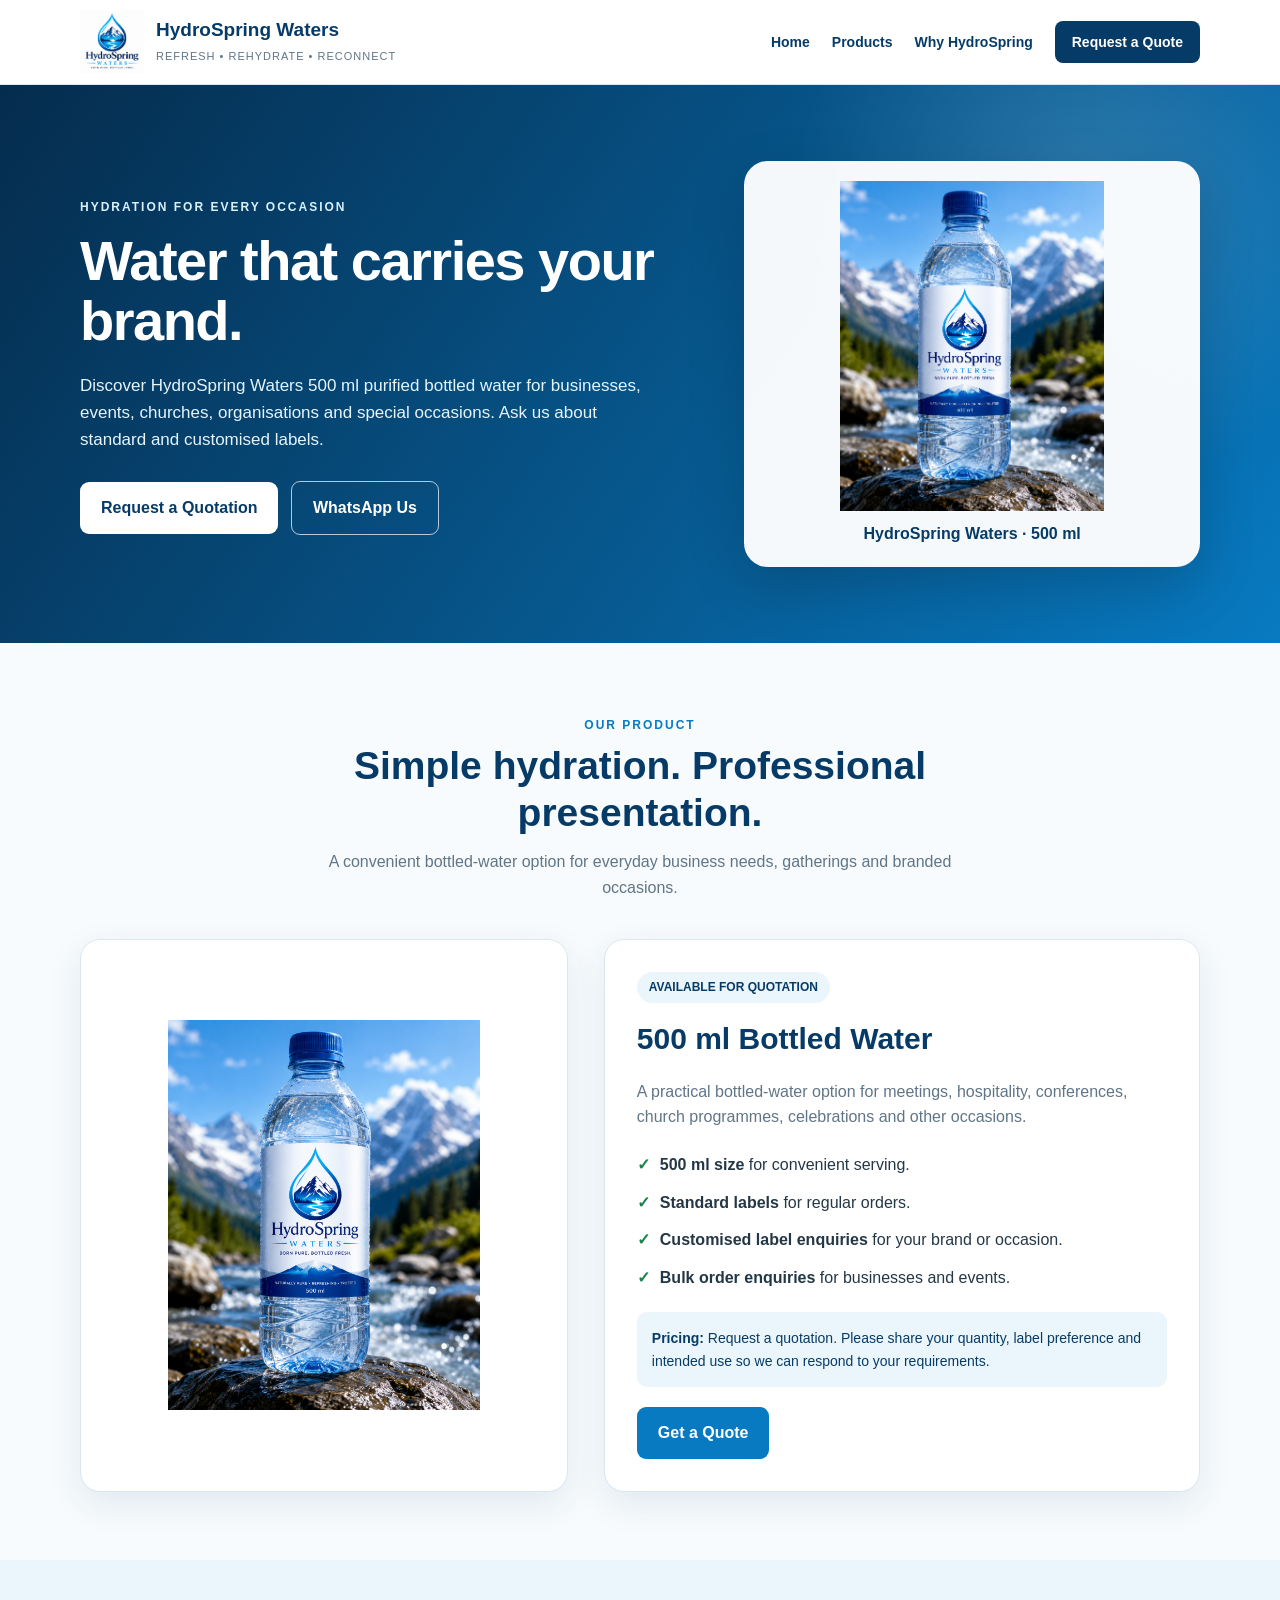
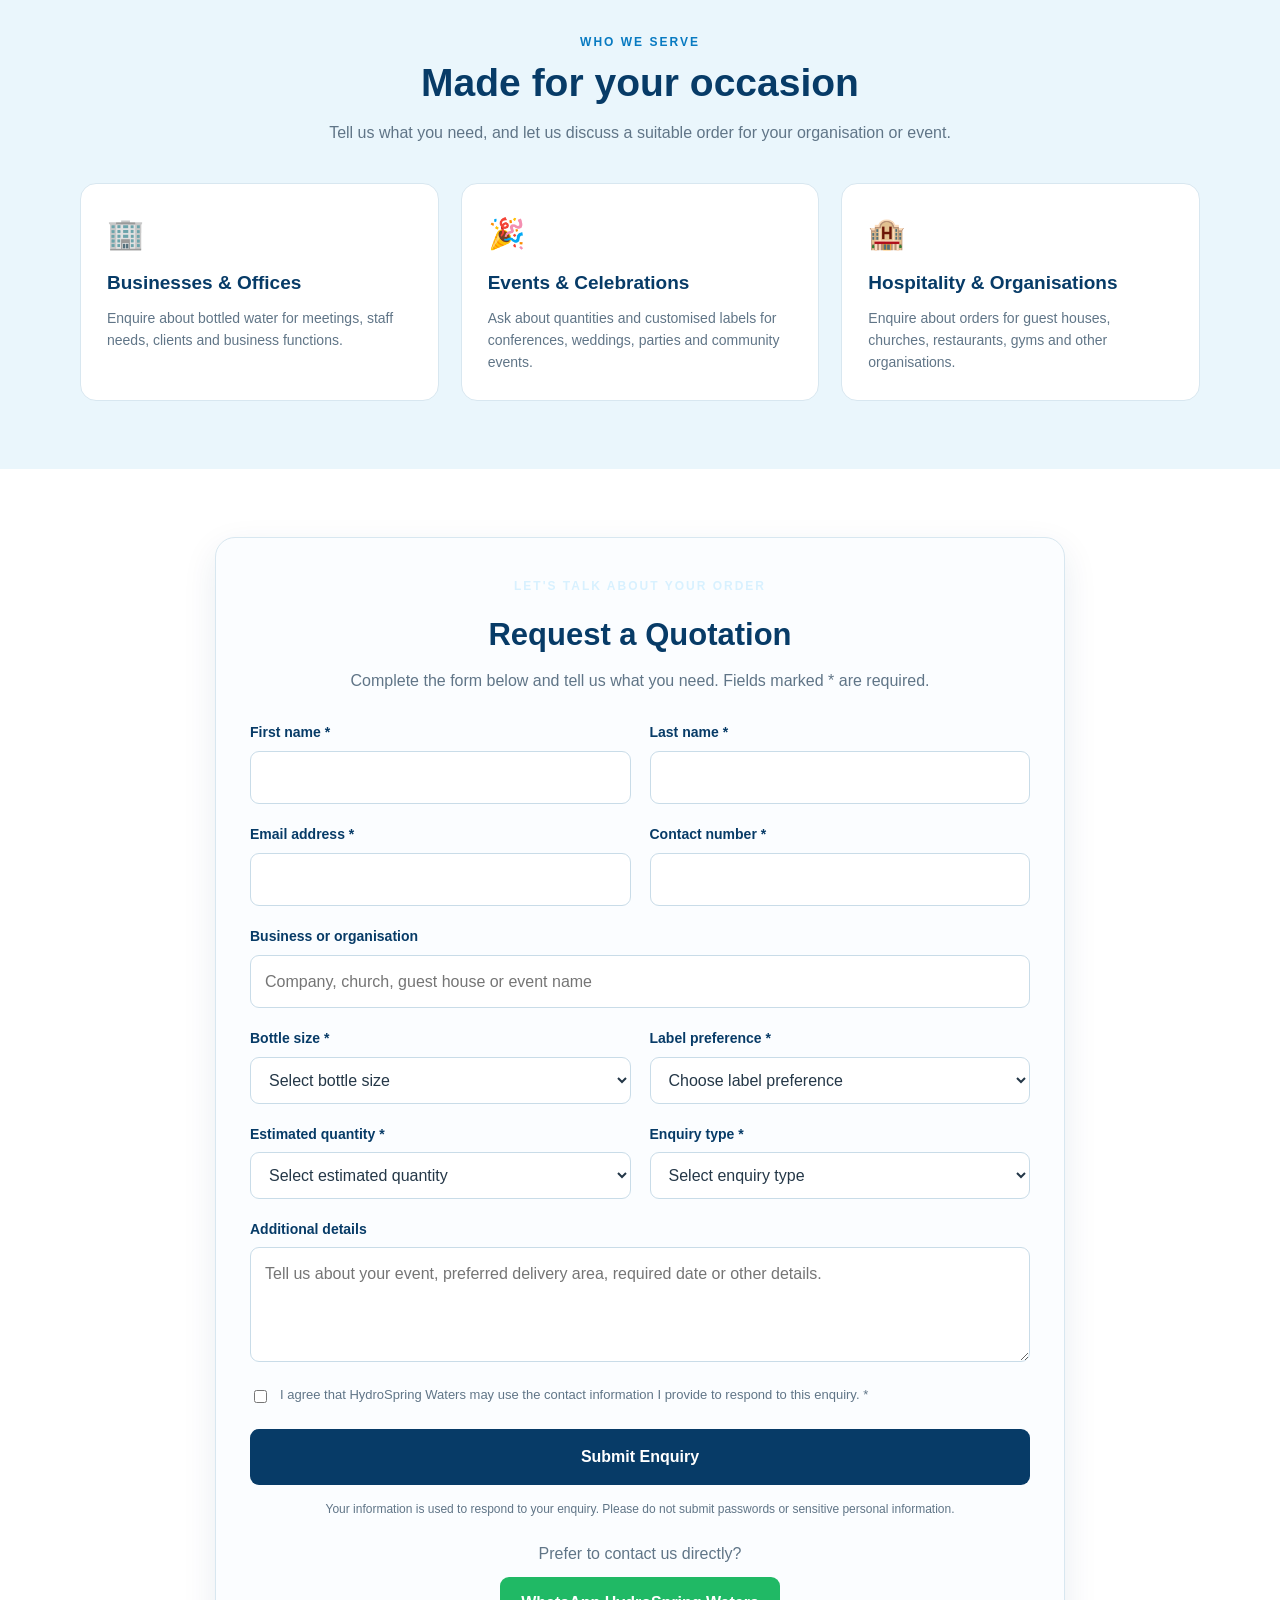
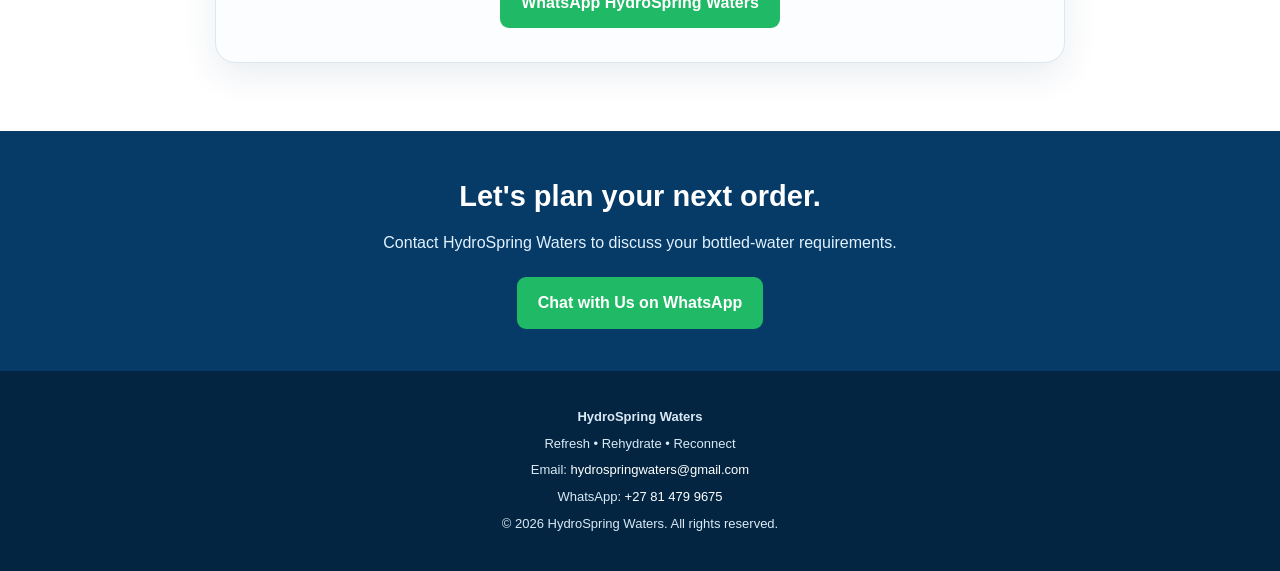
<file: products.html>
<!DOCTYPE html>
<html lang="en">
<head>
  <meta charset="UTF-8">
  <meta name="viewport" content="width=device-width, initial-scale=1.0">

  <title>Our Products | HydroSpring Waters</title>

  <meta name="description" content="Discover HydroSpring Waters 500 ml purified bottled water with standard or customised labels. Request a quotation for your business, event, church or organisation.">

  <meta name="theme-color" content="#073b67">

  <style>
    :root {
      --navy: #073b67;
      --blue: #087ac1;
      --light-blue: #eaf6fc;
      --white: #ffffff;
      --text: #243747;
      --muted: #607587;
      --border: #d8e7f0;
      --green: #168447;
      --shadow: 0 12px 35px rgba(7, 59, 103, 0.09);
    }

    * {
      box-sizing: border-box;
    }

    html {
      scroll-behavior: smooth;
    }

    body {
      margin: 0;
      font-family: Arial, Helvetica, sans-serif;
      color: var(--text);
      background: #f7fbfd;
      line-height: 1.6;
    }

    a {
      text-decoration: none;
    }

    button,
    input,
    select,
    textarea {
      font: inherit;
    }

    .container {
      width: min(1120px, 92%);
      margin: 0 auto;
    }

    /* HEADER */

    .site-header {
      background: var(--white);
      border-bottom: 1px solid var(--border);
      position: sticky;
      top: 0;
      z-index: 10;
    }

    .nav {
      min-height: 84px;
      display: flex;
      align-items: center;
      justify-content: space-between;
      gap: 24px;
    }

    .brand {
      display: flex;
      align-items: center;
      gap: 12px;
      min-width: 0;
    }

    .brand img {
      display: block;
      width: 64px;
      height: 64px;
      object-fit: contain;
    }

    .brand-name {
      color: var(--navy);
      font-size: 19px;
      font-weight: 800;
      line-height: 1.2;
    }

    .brand-tagline {
      display: block;
      color: var(--muted);
      font-size: 11px;
      letter-spacing: 1px;
      margin-top: 4px;
    }

    .nav-links {
      display: flex;
      align-items: center;
      flex-wrap: wrap;
      gap: 22px;
    }

    .nav-links a {
      color: var(--navy);
      font-size: 14px;
      font-weight: 700;
    }

    .nav-links a:hover {
      color: var(--blue);
    }

    .nav-cta {
      background: var(--navy);
      color: white !important;
      padding: 10px 17px;
      border-radius: 8px;
    }

    /* HERO */

    .hero {
      background:
        radial-gradient(circle at 85% 20%, rgba(255,255,255,.15), transparent 25%),
        linear-gradient(125deg, #052c4d, #087ac1);
      color: white;
      padding: 76px 0;
      overflow: hidden;
    }

    .hero-grid {
      display: grid;
      grid-template-columns: 1.15fr .85fr;
      gap: 48px;
      align-items: center;
    }

    .eyebrow {
      display: inline-block;
      color: #d8f1ff;
      font-size: 12px;
      font-weight: 800;
      letter-spacing: 2px;
      text-transform: uppercase;
      margin-bottom: 14px;
    }

    .hero h1 {
      font-size: clamp(35px, 5vw, 56px);
      line-height: 1.08;
      margin: 0 0 20px;
      letter-spacing: -1.5px;
    }

    .hero p {
      color: #e5f5ff;
      max-width: 570px;
      margin: 0 0 28px;
      font-size: 17px;
    }

    .button {
      display: inline-flex;
      align-items: center;
      justify-content: center;
      gap: 8px;
      padding: 13px 21px;
      border: none;
      border-radius: 9px;
      font-weight: 800;
      cursor: pointer;
      transition: transform .2s, opacity .2s;
    }

    .button:hover {
      transform: translateY(-2px);
    }

    .button-light {
      background: white;
      color: var(--navy);
    }

    .button-outline {
      border: 1px solid rgba(255,255,255,.7);
      color: white;
      background: transparent;
      margin-left: 8px;
    }

    .hero-image {
      background: rgba(255,255,255,.96);
      padding: 20px;
      border-radius: 24px;
      box-shadow: 0 20px 55px rgba(0,0,0,.18);
      text-align: center;
    }

    .hero-image img {
      width: 100%;
      max-width: 360px;
      height: 330px;
      object-fit: contain;
      display: block;
      margin: 0 auto;
    }

    .hero-image-caption {
      color: var(--navy);
      font-weight: 800;
      margin-top: 10px;
    }

    /* GENERAL SECTIONS */

    section {
      padding: 68px 0;
    }

    .section-heading {
      text-align: center;
      max-width: 700px;
      margin: 0 auto 38px;
    }

    .section-heading .eyebrow {
      color: var(--blue);
      margin-bottom: 8px;
    }

    .section-heading h2 {
      font-size: clamp(28px, 4vw, 39px);
      color: var(--navy);
      line-height: 1.2;
      margin: 0 0 13px;
    }

    .section-heading p {
      color: var(--muted);
      margin: 0;
    }

    /* PRODUCT CARD */

    .product-layout {
      display: grid;
      grid-template-columns: .9fr 1.1fr;
      gap: 36px;
      align-items: stretch;
    }

    .product-photo {
      background: var(--white);
      border: 1px solid var(--border);
      border-radius: 20px;
      padding: 28px;
      display: flex;
      align-items: center;
      justify-content: center;
      box-shadow: var(--shadow);
    }

    .product-photo img {
      width: 100%;
      height: 390px;
      object-fit: contain;
    }

    .product-info {
      background: white;
      border: 1px solid var(--border);
      border-radius: 20px;
      padding: 32px;
      box-shadow: var(--shadow);
    }

    .product-label {
      display: inline-block;
      padding: 6px 12px;
      border-radius: 30px;
      background: var(--light-blue);
      color: var(--navy);
      font-size: 12px;
      font-weight: 800;
      margin-bottom: 12px;
    }

    .product-info h3 {
      font-size: 30px;
      color: var(--navy);
      margin: 0 0 12px;
    }

    .product-info p {
      color: var(--muted);
    }

    .product-features {
      padding: 0;
      margin: 22px 0;
      list-style: none;
    }

    .product-features li {
      margin: 12px 0;
      display: flex;
      gap: 10px;
      align-items: flex-start;
    }

    .check {
      color: var(--green);
      font-weight: 900;
    }

    .quote-note {
      padding: 15px;
      background: var(--light-blue);
      border-radius: 10px;
      color: var(--navy);
      font-size: 14px;
      margin: 20px 0;
    }

    .button-primary {
      background: var(--blue);
      color: white;
    }

    /* BENEFITS */

    .benefits {
      background: var(--light-blue);
    }

    .benefit-grid {
      display: grid;
      grid-template-columns: repeat(3, 1fr);
      gap: 22px;
    }

    .benefit-card {
      padding: 26px;
      border-radius: 16px;
      background: white;
      border: 1px solid var(--border);
    }

    .benefit-icon {
      font-size: 30px;
      margin-bottom: 10px;
    }

    .benefit-card h3 {
      color: var(--navy);
      margin: 0 0 8px;
      font-size: 19px;
    }

    .benefit-card p {
      color: var(--muted);
      margin: 0;
      font-size: 14px;
    }

    /* ENQUIRY FORM */

    .enquiry-section {
      background: white;
    }

    .form-wrap {
      max-width: 850px;
      margin: 0 auto;
      padding: 34px;
      background: #fbfdff;
      border: 1px solid var(--border);
      border-radius: 20px;
      box-shadow: var(--shadow);
    }

    .form-intro {
      text-align: center;
      margin-bottom: 28px;
    }

    .form-intro h2 {
      color: var(--navy);
      font-size: 31px;
      margin: 0 0 8px;
    }

    .form-intro p {
      color: var(--muted);
      margin: 0;
    }

    .form-grid {
      display: grid;
      grid-template-columns: 1fr 1fr;
      gap: 19px;
    }

    .field {
      display: flex;
      flex-direction: column;
      gap: 7px;
    }

    .field-full {
      grid-column: 1 / -1;
    }

    .field label {
      color: var(--navy);
      font-weight: 700;
      font-size: 14px;
    }

    .field input,
    .field select,
    .field textarea {
      width: 100%;
      padding: 13px 14px;
      border: 1px solid #c9dce8;
      border-radius: 9px;
      background: white;
      color: var(--text);
      outline: none;
    }

    .field input:focus,
    .field select:focus,
    .field textarea:focus {
      border-color: var(--blue);
      box-shadow: 0 0 0 3px rgba(8,122,193,.12);
    }

    .field textarea {
      min-height: 115px;
      resize: vertical;
    }

    .consent-row {
      display: flex;
      align-items: flex-start;
      gap: 10px;
      font-size: 13px;
      color: var(--muted);
      margin: 23px 0;
    }

    .consent-row input {
      margin-top: 5px;
      flex: 0 0 auto;
    }

    .submit-button {
      width: 100%;
      background: var(--navy);
      color: white;
      padding: 15px;
      font-size: 16px;
    }

    .submit-button:disabled {
      opacity: .65;
      cursor: wait;
      transform: none;
    }

    .form-status {
      display: none;
      padding: 15px;
      border-radius: 9px;
      margin: 18px 0;
      font-size: 14px;
      overflow-wrap: anywhere;
    }

    .form-status.success {
      display: block;
      background: #e8f7ee;
      color: #145b31;
      border: 1px solid #b9e5c8;
    }

    .form-status.error {
      display: block;
      background: #fff0f0;
      color: #8d2020;
      border: 1px solid #efc3c3;
    }

    .form-status.info {
      display: block;
      background: #eaf6fc;
      color: var(--navy);
      border: 1px solid #c7e5f5;
    }

    .privacy-note {
      color: var(--muted);
      text-align: center;
      font-size: 12px;
      margin: 15px 0 0;
    }

    /* CONTACT STRIP */

    .contact-strip {
      background: var(--navy);
      color: white;
      text-align: center;
      padding: 42px 0;
    }

    .contact-strip h2 {
      margin: 0 0 10px;
      font-size: 29px;
    }

    .contact-strip p {
      color: #e1f2ff;
      margin: 0 0 22px;
    }

    .button-whatsapp {
      background: #20b965;
      color: white;
    }

    /* FOOTER */

    footer {
      background: #042541;
      color: #d9e9f5;
      padding: 30px 0;
      text-align: center;
      font-size: 13px;
    }

    footer a {
      color: white;
    }

    footer p {
      margin: 6px 0;
    }

    /* MOBILE */

    @media (max-width: 780px) {
      .nav {
        padding: 12px 0;
        align-items: flex-start;
        flex-direction: column;
        gap: 13px;
      }

      .brand img {
        width: 54px;
        height: 54px;
      }

      .nav-links {
        width: 100%;
        gap: 15px;
      }

      .nav-links a {
        font-size: 13px;
      }

      .hero {
        padding: 48px 0;
      }

      .hero-grid,
      .product-layout {
        grid-template-columns: 1fr;
      }

      .hero-grid {
        gap: 30px;
      }

      .hero-image img {
        height: 270px;
      }

      section {
        padding: 48px 0;
      }

      .benefit-grid {
        grid-template-columns: 1fr;
      }

      .product-photo img {
        height: 300px;
      }

      .product-info,
      .form-wrap {
        padding: 23px;
      }
    }

    @media (max-width: 520px) {
      .form-grid {
        grid-template-columns: 1fr;
      }

      .field-full {
        grid-column: auto;
      }

      .button-outline {
        margin: 12px 0 0;
      }

      .hero h1 {
        letter-spacing: -0.8px;
      }

      .product-info h3 {
        font-size: 25px;
      }
    }
  </style>
</head>

<body>

  <!-- HEADER -->
  <header class="site-header">
    <div class="container nav">

      <a class="brand" href="index.html" aria-label="HydroSpring Waters home">
        <img
          src="hydrospring-logo.png.png"
          alt="HydroSpring Waters logo"
          onerror="this.style.display='none'"
        >

        <span>
          <span class="brand-name">HydroSpring Waters</span>
          <span class="brand-tagline">REFRESH • REHYDRATE • RECONNECT</span>
        </span>
      </a>

      <nav class="nav-links" aria-label="Main navigation">
        <a href="index.html">Home</a>
        <a href="products.html">Products</a>
        <a href="#benefits">Why HydroSpring</a>
        <a href="#enquiry" class="nav-cta">Request a Quote</a>
      </nav>

    </div>
  </header>

  <main>

    <!-- HERO -->
    <section class="hero">
      <div class="container hero-grid">

        <div>
          <span class="eyebrow">Hydration for every occasion</span>

          <h1>Water that carries your brand.</h1>

          <p>
            Discover HydroSpring Waters 500 ml purified bottled water
            for businesses, events, churches, organisations and special
            occasions. Ask us about standard and customised labels.
          </p>

          <a href="#enquiry" class="button button-light">
            Request a Quotation
          </a>

          <a
            href="https://wa.me/27814799675?text=Hello%20HydroSpring%20Waters%2C%20I%20would%20like%20a%20quotation."
            class="button button-outline"
            target="_blank"
            rel="noopener noreferrer"
          >
            WhatsApp Us
          </a>
        </div>

        <div class="hero-image">
          <img
            src="hydrospring-500ml.jpg.png"
            alt="HydroSpring Waters 500 ml bottled water"
            onerror="this.onerror=null;this.src='https://placehold.co/400x400/eaf6fc/073b67?text=HydroSpring+Waters'"
          >
          <div class="hero-image-caption">
            HydroSpring Waters · 500 ml
          </div>
        </div>

      </div>
    </section>

    <!-- PRODUCT -->
    <section id="product">
      <div class="container">

        <div class="section-heading">
          <span class="eyebrow">Our product</span>
          <h2>Simple hydration. Professional presentation.</h2>
          <p>
            A convenient bottled-water option for everyday business
            needs, gatherings and branded occasions.
          </p>
        </div>

        <div class="product-layout">

          <div class="product-photo">
            <img
              src="hydrospring-500ml.jpg.png"
              alt="500 ml HydroSpring Waters bottle"
              loading="lazy"
              onerror="this.onerror=null;this.src='https://placehold.co/400x400/eaf6fc/073b67?text=500+ml+Water'"
            >
          </div>

          <div class="product-info">
            <span class="product-label">AVAILABLE FOR QUOTATION</span>

            <h3>500 ml Bottled Water</h3>

            <p>
              A practical bottled-water option for meetings, hospitality,
              conferences, church programmes, celebrations and other
              occasions.
            </p>

            <ul class="product-features">
              <li>
                <span class="check">✓</span>
                <span><strong>500 ml size</strong> for convenient serving.</span>
              </li>

              <li>
                <span class="check">✓</span>
                <span><strong>Standard labels</strong> for regular orders.</span>
              </li>

              <li>
                <span class="check">✓</span>
                <span><strong>Customised label enquiries</strong> for your brand or occasion.</span>
              </li>

              <li>
                <span class="check">✓</span>
                <span><strong>Bulk order enquiries</strong> for businesses and events.</span>
              </li>
            </ul>

            <div class="quote-note">
              <strong>Pricing:</strong> Request a quotation.
              Please share your quantity, label preference and intended
              use so we can respond to your requirements.
            </div>

            <a href="#enquiry" class="button button-primary">
              Get a Quote
            </a>
          </div>

        </div>
      </div>
    </section>

    <!-- BENEFITS -->
    <section class="benefits" id="benefits">
      <div class="container">

        <div class="section-heading">
          <span class="eyebrow">Who we serve</span>
          <h2>Made for your occasion</h2>
          <p>
            Tell us what you need, and let us discuss a suitable order
            for your organisation or event.
          </p>
        </div>

        <div class="benefit-grid">

          <article class="benefit-card">
            <div class="benefit-icon" aria-hidden="true">🏢</div>
            <h3>Businesses & Offices</h3>
            <p>
              Enquire about bottled water for meetings, staff needs,
              clients and business functions.
            </p>
          </article>

          <article class="benefit-card">
            <div class="benefit-icon" aria-hidden="true">🎉</div>
            <h3>Events & Celebrations</h3>
            <p>
              Ask about quantities and customised labels for conferences,
              weddings, parties and community events.
            </p>
          </article>

          <article class="benefit-card">
            <div class="benefit-icon" aria-hidden="true">🏨</div>
            <h3>Hospitality & Organisations</h3>
            <p>
              Enquire about orders for guest houses, churches, restaurants,
              gyms and other organisations.
            </p>
          </article>

        </div>
      </div>
    </section>

    <!-- ENQUIRY FORM -->
    <section class="enquiry-section" id="enquiry">
      <div class="container">

        <div class="form-wrap">

          <div class="form-intro">
            <span class="eyebrow">Let's talk about your order</span>
            <h2>Request a Quotation</h2>
            <p>
              Complete the form below and tell us what you need.
              Fields marked * are required.
            </p>
          </div>

          <div
            id="formStatus"
            class="form-status"
            role="status"
            aria-live="polite"
          ></div>

          <form id="enquiryForm">

            <div class="form-grid">

              <div class="field">
                <label for="first_name">First name *</label>
                <input
                  id="first_name"
                  name="first_name"
                  type="text"
                  autocomplete="given-name"
                  required
                >
              </div>

              <div class="field">
                <label for="last_name">Last name *</label>
                <input
                  id="last_name"
                  name="last_name"
                  type="text"
                  autocomplete="family-name"
                  required
                >
              </div>

              <div class="field">
                <label for="email">Email address *</label>
                <input
                  id="email"
                  name="email"
                  type="email"
                  autocomplete="email"
                  required
                >
              </div>

              <div class="field">
                <label for="contact_number">Contact number *</label>
                <input
                  id="contact_number"
                  name="contact_number"
                  type="tel"
                  autocomplete="tel"
                  required
                >
              </div>

              <div class="field field-full">
                <label for="business_name">
                  Business or organisation
                </label>
                <input
                  id="business_name"
                  name="business_name"
                  type="text"
                  placeholder="Company, church, guest house or event name"
                >
              </div>

              <div class="field">
                <label for="product_size">Bottle size *</label>
                <select id="product_size" name="product_size" required>
                  <option value="">Select bottle size</option>
                  <option value="500 ml">500 ml</option>
                </select>
              </div>

              <div class="field">
                <label for="label_type">Label preference *</label>
                <select id="label_type" name="label_type" required>
                  <option value="">Choose label preference</option>
                  <option value="Standard labels">Standard labels</option>
                  <option value="Customised labels">Customised labels</option>
                  <option value="Both">Both standard and customised labels</option>
                </select>
              </div>

              <div class="field">
                <label for="quantity">Estimated quantity *</label>
                <select id="quantity" name="quantity" required>
                  <option value="">Select estimated quantity</option>
                  <option value="1–50 bottles">1–50 bottles</option>
                  <option value="51–100 bottles">51–100 bottles</option>
                  <option value="101–250 bottles">101–250 bottles</option>
                  <option value="251–500 bottles">251–500 bottles</option>
                  <option value="501–1000 bottles">501–1,000 bottles</option>
                  <option value="1000+ bottles">More than 1,000 bottles</option>
                  <option value="Not sure yet">Not sure yet</option>
                </select>
              </div>

              <div class="field">
                <label for="enquiry_type">Enquiry type *</label>
                <select id="enquiry_type" name="enquiry_type" required>
                  <option value="">Select enquiry type</option>
                  <option value="Price quotation">Price quotation</option>
                  <option value="Bulk order">Bulk order</option>
                  <option value="Customised labels">Customised labels</option>
                  <option value="Business supply">Business supply</option>
                  <option value="Event supply">Event supply</option>
                  <option value="General enquiry">General enquiry</option>
                </select>
              </div>

              <div class="field field-full">
                <label for="additional_info">
                  Additional details
                </label>
                <textarea
                  id="additional_info"
                  name="additional_info"
                  placeholder="Tell us about your event, preferred delivery area, required date or other details."
                ></textarea>
              </div>

            </div>

            <label class="consent-row" for="consent">
              <input
                id="consent"
                name="consent"
                type="checkbox"
                value="Yes"
                required
              >
              <span>
                I agree that HydroSpring Waters may use the contact
                information I provide to respond to this enquiry. *
              </span>
            </label>

            <button
              id="submitButton"
              class="button submit-button"
              type="submit"
            >
              Submit Enquiry
            </button>

            <p class="privacy-note">
              Your information is used to respond to your enquiry.
              Please do not submit passwords or sensitive personal information.
            </p>

          </form>

          <div style="text-align:center; margin-top:22px;">
            <p style="color:#607587; margin-bottom:10px;">
              Prefer to contact us directly?
            </p>

            <a
              class="button button-whatsapp"
              href="https://wa.me/27814799675?text=Hello%20HydroSpring%20Waters%2C%20I%20would%20like%20a%20quotation."
              target="_blank"
              rel="noopener noreferrer"
            >
              WhatsApp HydroSpring Waters
            </a>
          </div>

        </div>
      </div>
    </section>

    <!-- CONTACT STRIP -->
    <section class="contact-strip">
      <div class="container">
        <h2>Let's plan your next order.</h2>
        <p>
          Contact HydroSpring Waters to discuss your bottled-water requirements.
        </p>

        <a
          class="button button-whatsapp"
          href="https://wa.me/27814799675?text=Hello%20HydroSpring%20Waters%2C%20I%20would%20like%20to%20discuss%20an%20order."
          target="_blank"
          rel="noopener noreferrer"
        >
          Chat with Us on WhatsApp
        </a>
      </div>
    </section>

  </main>

  <!-- FOOTER -->
  <footer>
    <div class="container">
      <p><strong>HydroSpring Waters</strong></p>
      <p>Refresh • Rehydrate • Reconnect</p>
      <p>
        Email:
        <a href="mailto:hydrospringwaters@gmail.com">
          hydrospringwaters@gmail.com
        </a>
      </p>
      <p>
        WhatsApp:
        <a href="https://wa.me/27814799675">
          +27 81 479 9675
        </a>
      </p>
      <p>© <span id="currentYear"></span> HydroSpring Waters. All rights reserved.</p>
    </div>
  </footer>

  <script>
    /*
      HydroSpring Waters enquiry form.
      This URL is the Google Apps Script web app URL provided for the project.
    */
    const GOOGLE_SCRIPT_URL =
      "https://script.google.com/macros/s/AKfycbw7Ps6QVOPqwF4HlY2HUgKaAFfJ5zTVctNeG-lYMAbdFxK6akgwP15SukYM-5DQtzLq/exec";

    const form = document.getElementById("enquiryForm");
    const statusBox = document.getElementById("formStatus");
    const submitButton = document.getElementById("submitButton");

    document.getElementById("currentYear").textContent =
      new Date().getFullYear();

    function showStatus(message, type) {
      statusBox.textContent = message;
      statusBox.className = "form-status " + type;
      statusBox.scrollIntoView({
        behavior: "smooth",
        block: "nearest"
      });
    }

    form.addEventListener("submit", async function (event) {
      event.preventDefault();

      if (!form.reportValidity()) {
        return;
      }

      const originalButtonText = "Submit Enquiry";
      submitButton.disabled = true;
      submitButton.textContent = "Submitting...";
      statusBox.className = "form-status";
      statusBox.textContent = "";

      /*
        IMPORTANT:
        The Apps Script expects participation and church_org.
        The form displays enquiry_type and business_name.
        Map the visible fields to the exact names expected by the script.
      */
      const formData = new FormData(form);

      formData.set(
        "participation",
        formData.get("enquiry_type") || ""
      );

      formData.set(
        "church_org",
        formData.get("business_name") || ""
      );

      /*
        Provide additional aliases so the submitted values remain
        compatible with other versions of the tracker.
      */
      formData.set(
        "business_or_organisation",
        formData.get("business_name") || ""
      );

      formData.set(
        "business_organisation",
        formData.get("business_name") || ""
      );

      formData.set(
        "bottle_size",
        formData.get("product_size") || ""
      );

      formData.set(
        "label_preference",
        formData.get("label_type") || ""
      );

      formData.set(
        "estimated_quantity",
        formData.get("quantity") || ""
      );

      /*
        Send URL-encoded form data to Google Apps Script.
        no-cors prevents the browser from reading Google's response.
        Therefore, this page must not claim that the spreadsheet
        definitely received the enquiry.
      */
      const body = new URLSearchParams();

      for (const [key, value] of formData.entries()) {
        body.append(key, value);
      }

      try {
        await fetch(GOOGLE_SCRIPT_URL, {
          method: "POST",
          mode: "no-cors",
          body: body
        });

        showStatus(
          "Your enquiry was sent to Google for processing, but this page cannot confirm whether it was saved. Please check the Enquiries tab in your Google Sheet before relying on this submission. If no new row appears, contact us on WhatsApp below.",
          "info"
        );

        /*
          Keep the entered details in the form until the spreadsheet
          row has been verified. The customer can retry or use WhatsApp.
        */
      } catch (error) {
        showStatus(
          "We could not send the enquiry from this page. Please contact HydroSpring Waters on WhatsApp at +27 81 479 9675.",
          "error"
        );
      } finally {
        submitButton.disabled = false;
        submitButton.textContent = originalButtonText;
      }
    });
  </script>

</body>
</html>
</file>
<file: style.css>
/* ==================================================
   HYDROSPRING WATERS
   Complete Website Stylesheet
   Premium Blue • Navy • White
   ================================================== */

/* 1. BRAND VARIABLES */

:root {
  --navy: #082b4c;
  --navy-dark: #041b30;
  --blue: #0877bd;
  --blue-dark: #075ba1;
  --sky: #dff2ff;
  --pale-blue: #f3f9fe;
  --white: #ffffff;
  --text: #33485d;
  --muted: #6d7f90;
  --border: #dce8f1;
  --shadow: 0 12px 35px rgba(8, 43, 76, 0.09);
  --radius: 16px;
  --transition: 0.25s ease;
}

/* 2. RESET AND GLOBAL STYLES */

* {
  box-sizing: border-box;
  margin: 0;
  padding: 0;
}

html {
  scroll-behavior: smooth;
  scroll-padding-top: 100px;
}

body {
  font-family: "Montserrat", "Segoe UI", Arial, sans-serif;
  color: var(--text);
  background: var(--white);
  font-size: 15px;
  line-height: 1.75;
  -webkit-font-smoothing: antialiased;
}

img {
  display: block;
  max-width: 100%;
  height: auto;
}

a {
  color: var(--blue);
  text-decoration: none;
  transition: color var(--transition),
              background var(--transition),
              transform var(--transition);
}

a:hover {
  color: var(--navy);
}

button,
input,
select,
textarea {
  font: inherit;
}

button {
  cursor: pointer;
}

h1,
h2,
h3,
h4 {
  font-family: "Cormorant Garamond", Georgia, serif;
  color: var(--navy);
  font-weight: 600;
  line-height: 1.2;
}

h1 {
  font-size: clamp(2.6rem, 5vw, 4.5rem);
  letter-spacing: -1.4px;
}

h2 {
  font-size: clamp(2rem, 3.5vw, 3rem);
  letter-spacing: -0.5px;
}

h3 {
  font-size: 1.55rem;
}

p {
  margin-bottom: 16px;
}

ul {
  padding-left: 22px;
}

li {
  margin-bottom: 8px;
}

.container {
  width: min(1160px, 90%);
  margin: 0 auto;
}

.section {
  padding: 85px 0;
}

.section-light {
  background: var(--pale-blue);
}

.section-heading {
  max-width: 720px;
  margin: 0 auto 42px;
  text-align: center;
}

.section-heading p {
  color: var(--muted);
}

.eyebrow {
  color: var(--blue);
  font-size: 0.75rem;
  font-weight: 700;
  letter-spacing: 3px;
  text-transform: uppercase;
  margin-bottom: 14px;
}

/* 3. HEADER AND NAVIGATION */

.site-header {
  position: sticky;
  top: 0;
  z-index: 1000;
  background: rgba(255, 255, 255, 0.97);
  border-bottom: 1px solid rgba(8, 43, 76, 0.08);
  box-shadow: 0 3px 18px rgba(8, 43, 76, 0.035);
  backdrop-filter: blur(12px);
}

.nav-container {
  min-height: 88px;
  display: flex;
  align-items: center;
  justify-content: space-between;
  gap: 25px;
}

.brand {
  display: inline-flex;
  align-items: center;
  flex-shrink: 0;
  color: var(--navy);
}

.brand:hover {
  color: var(--blue);
}

.site-logo {
  display: block;
  width: 220px;
  max-width: 100%;
  height: 70px;
  object-fit: contain;
  object-position: left center;
}

.main-nav {
  display: flex;
  align-items: center;
  justify-content: flex-end;
  flex-wrap: wrap;
  gap: 30px;
}

.main-nav a {
  position: relative;
  padding: 10px 0;
  color: var(--navy);
  font-size: 0.86rem;
  font-weight: 600;
}

.main-nav a::after {
  content: "";
  position: absolute;
  left: 0;
  bottom: 2px;
  width: 0;
  height: 2px;
  background: var(--blue);
  transition: width var(--transition);
}

.main-nav a:hover::after,
.main-nav a[aria-current="page"]::after {
  width: 100%;
}

.main-nav a:hover,
.main-nav a[aria-current="page"] {
  color: var(--blue);
}

/* 4. BUTTONS */

.btn {
  display: inline-flex;
  align-items: center;
  justify-content: center;
  gap: 9px;
  padding: 13px 25px;
  border: 1px solid transparent;
  border-radius: 50px;
  font-size: 0.86rem;
  font-weight: 700;
  line-height: 1.4;
  text-align: center;
  transition: all var(--transition);
}

.btn-primary {
  color: var(--white);
  background: linear-gradient(135deg, var(--blue), var(--blue-dark));
  box-shadow: 0 7px 18px rgba(8, 119, 189, 0.18);
}

.btn-primary:hover {
  color: var(--white);
  background: var(--navy);
  transform: translateY(-2px);
  box-shadow: 0 10px 24px rgba(8, 43, 76, 0.18);
}

.btn-secondary {
  color: var(--navy);
  background: transparent;
  border-color: #9abbd5;
}

.btn-secondary:hover {
  color: var(--white);
  background: var(--navy);
  border-color: var(--navy);
  transform: translateY(-2px);
}

.btn-light {
  color: var(--navy);
  background: var(--white);
}

.btn-light:hover {
  color: var(--white);
  background: var(--navy-dark);
}

.btn-outline-light {
  color: var(--white);
  background: transparent;
  border-color: rgba(255, 255, 255, 0.7);
}

.btn-outline-light:hover {
  color: var(--navy);
  background: var(--white);
}

.hero-actions {
  display: flex;
  flex-wrap: wrap;
  align-items: center;
  gap: 14px;
  margin-top: 27px;
}

/* 5. HOMEPAGE HERO */

.hero {
  position: relative;
  overflow: hidden;
  padding: 82px 0;
  background:
    radial-gradient(
      ellipse at 88% 15%,
      rgba(163, 220, 249, 0.45),
      transparent 36%
    ),
    linear-gradient(
      120deg,
      #ffffff 10%,
      #f2f9fe 65%,
      #e1f3ff 100%
    );
}

.hero::before {
  content: "";
  position: absolute;
  width: 420px;
  height: 420px;
  border: 1px solid rgba(8, 119, 189, 0.09);
  border-radius: 50%;
  right: -150px;
  top: -170px;
  pointer-events: none;
}

.hero-content {
  position: relative;
  display: grid;
  grid-template-columns: 1.08fr 0.92fr;
  align-items: center;
  gap: 55px;
}

.hero-text {
  max-width: 620px;
}

.hero-text h1 {
  margin-bottom: 12px;
}

.hero-text h2 {
  color: var(--blue);
  font-size: clamp(1.5rem, 2.5vw, 2.15rem);
  font-weight: 500;
  margin-bottom: 22px;
}

.hero-text > p:not(.eyebrow) {
  max-width: 550px;
  color: var(--text);
  font-size: 1rem;
  line-height: 1.9;
}

.hero-image {
  display: flex;
  align-items: center;
  justify-content: center;
  min-width: 0;
}

.hero-image img {
  width: 100%;
  max-width: 410px;
  max-height: 470px;
  object-fit: contain;
  border-radius: var(--radius);
  filter: drop-shadow(0 20px 24px rgba(8, 43, 76, 0.13));
  transition: transform 0.4s ease;
}

.hero-image img:hover {
  transform: translateY(-5px);
}

/* 6. HOMEPAGE PRODUCT HIGHLIGHT */

.product-highlight {
  display: grid;
  grid-template-columns: 0.9fr 1.1fr;
  align-items: center;
  gap: 65px;
}

.product-highlight-image {
  display: flex;
  align-items: center;
  justify-content: center;
  min-height: 350px;
  padding: 30px;
  background: radial-gradient(
    circle,
    #e6f5ff 0%,
    #f5fbff 50%,
    #ffffff 75%
  );
  border-radius: 24px;
}

.product-highlight-image img {
  width: 100%;
  max-width: 350px;
  max-height: 410px;
  object-fit: contain;
  border-radius: 12px;
  filter: drop-shadow(0 14px 20px rgba(8, 43, 76, 0.12));
}

.product-highlight-text h2 {
  margin-bottom: 20px;
}

.product-highlight-text > p {
  color: var(--muted);
}

.product-highlight-text ul {
  list-style: none;
  padding: 0;
  margin: 25px 0;
}

.product-highlight-text li {
  position: relative;
  padding-left: 32px;
  margin-bottom: 12px;
}

.product-highlight-text li::before {
  content: "✓";
  position: absolute;
  left: 0;
  top: 2px;
  width: 21px;
  height: 21px;
  display: flex;
  align-items: center;
  justify-content: center;
  color: var(--white);
  background: var(--blue);
  border-radius: 50%;
  font-size: 0.75rem;
  font-weight: 700;
}

/* 7. CUSTOMER CARDS AND GENERAL CARDS */

.features-grid {
  display: grid;
  grid-template-columns: repeat(3, minmax(0, 1fr));
  gap: 24px;
}

.card {
  padding: 32px 28px;
  background: var(--white);
  border: 1px solid var(--border);
  border-radius: var(--radius);
  box-shadow: 0 5px 22px rgba(8, 43, 76, 0.035);
  transition: transform var(--transition),
              box-shadow var(--transition),
              border-color var(--transition);
}

.card:hover {
  transform: translateY(-5px);
  border-color: #a7d7f4;
  box-shadow: var(--shadow);
}

.card h3 {
  margin-bottom: 12px;
}

.card p {
  color: var(--muted);
  margin-bottom: 0;
  font-size: 0.94rem;
}

/* 8. PRODUCT PAGE INTRODUCTION */

.product-page-hero {
  padding: 75px 0 65px;
  text-align: center;
  background:
    radial-gradient(
      circle at 80% 20%,
      rgba(166, 222, 250, 0.3),
      transparent 32%
    ),
    linear-gradient(135deg, #f5faff, #ffffff);
}

.product-page-intro {
  max-width: 800px;
}

.product-page-intro h1 {
  margin-bottom: 20px;
}

.product-page-intro > p:last-child {
  max-width: 650px;
  margin: 0 auto;
  color: var(--muted);
  font-size: 1rem;
}

/* 9. PRODUCT PAGE FEATURED PRODUCT */

.featured-product {
  display: grid;
  grid-template-columns: 1fr 1fr;
  align-items: center;
  gap: 60px;
}

.featured-product-image {
  display: flex;
  align-items: center;
  justify-content: center;
  min-height: 420px;
  padding: 30px;
  background: radial-gradient(
    circle,
    #e2f4ff,
    #f7fbff 65%,
    #ffffff
  );
  border-radius: 24px;
}

.featured-product-image img {
  width: 100%;
  max-width: 350px;
  max-height: 430px;
  object-fit: contain;
  filter: drop-shadow(0 18px 22px rgba(8, 43, 76, 0.12));
}

.featured-product-details h2 {
  margin-bottom: 18px;
}

.product-description,
.product-note {
  color: var(--muted);
}

.product-description {
  margin-bottom: 25px;
}

.product-specification {
  display: flex;
  justify-content: space-between;
  align-items: flex-start;
  gap: 18px;
  padding: 16px 0;
  border-bottom: 1px solid var(--border);
}

.product-specification span {
  color: var(--muted);
}

.product-specification strong {
  max-width: 60%;
  color: var(--navy);
  text-align: right;
  font-size: 0.9rem;
}

.product-main-button {
  margin-top: 25px;
}

.product-note {
  margin-top: 15px;
  font-size: 0.82rem;
}

/* 10. PRODUCT LABEL OPTIONS */

.label-options-grid {
  display: grid;
  grid-template-columns: repeat(2, minmax(0, 1fr));
  gap: 25px;
  max-width: 950px;
  margin: 0 auto;
}

.label-option {
  padding: 35px;
  background: var(--white);
  border: 1px solid var(--border);
  border-radius: 18px;
  box-shadow: 0 7px 25px rgba(8, 43, 76, 0.04);
  transition: transform var(--transition),
              box-shadow var(--transition);
}

.label-option:hover {
  transform: translateY(-4px);
  box-shadow: var(--shadow);
}

.label-option-featured {
  background: linear-gradient(145deg, #eff9ff, #ffffff);
  border-color: #b6dff6;
}

.label-option-number {
  display: inline-flex;
  align-items: center;
  justify-content: center;
  width: 42px;
  height: 42px;
  margin-bottom: 20px;
  color: var(--white);
  background: var(--blue);
  border-radius: 50%;
  font-size: 0.9rem;
  font-weight: 700;
}

.label-option h3 {
  margin-bottom: 12px;
}

.label-option p {
  color: var(--muted);
  margin-bottom: 20px;
}

.text-link {
  display: inline-block;
  font-weight: 700;
  font-size: 0.88rem;
}

/* 11. PRODUCT ORDER STEPS */

.order-steps {
  display: grid;
  grid-template-columns: repeat(3, minmax(0, 1fr));
  gap: 30px;
}

.order-step {
  padding: 10px 5px;
}

.order-step-number {
  display: flex;
  align-items: center;
  justify-content: center;
  width: 48px;
  height: 48px;
  margin-bottom: 20px;
  color: var(--blue);
  background: var(--sky);
  border: 1px solid #c9e8fa;
  border-radius: 50%;
  font-size: 1.1rem;
  font-weight: 700;
}

.order-step h3 {
  margin-bottom: 12px;
}

.order-step p {
  color: var(--muted);
  font-size: 0.93rem;
}

/* 12. PRODUCT PAGE CONTACT BANNER */

.product-contact-banner {
  padding: 65px 0;
  color: var(--white);
  background: linear-gradient(120deg, #0877bd, #082b4c);
}

.product-contact-content {
  display: flex;
  align-items: center;
  justify-content: space-between;
  gap: 35px;
}

.product-contact-content h2 {
  color: var(--white);
  margin-bottom: 12px;
}

.product-contact-content p {
  color: #e5f4ff;
}

.product-contact-content .eyebrow {
  color: #bce7ff;
}

.product-contact-actions {
  display: flex;
  flex-wrap: wrap;
  gap: 12px;
  flex-shrink: 0;
}

/* 13. GENERAL PAGE HEADERS AND CONTENT */

.page-header {
  padding: 75px 0;
  text-align: center;
  background: linear-gradient(135deg, #edf8ff, #ffffff);
}

.page-header h1 {
  font-size: clamp(2.4rem, 4vw, 3.6rem);
  margin-bottom: 15px;
}

.page-header p {
  max-width: 680px;
  margin: 0 auto;
  color: var(--muted);
}

.content-section {
  padding: 70px 0;
}

.content-section h2 {
  margin-bottom: 20px;
}

.content-section p {
  max-width: 850px;
}

/* 14. OPTIONAL PRODUCT CARDS */

.products-grid {
  display: grid;
  grid-template-columns: repeat(3, minmax(0, 1fr));
  gap: 25px;
}

.product-card {
  overflow: hidden;
  background: var(--white);
  border: 1px solid var(--border);
  border-radius: var(--radius);
  box-shadow: 0 6px 24px rgba(8, 43, 76, 0.05);
  transition: transform var(--transition),
              box-shadow var(--transition);
}

.product-card:hover {
  transform: translateY(-5px);
  box-shadow: var(--shadow);
}

.product-card img {
  width: 100%;
  height: 270px;
  padding: 22px;
  object-fit: contain;
  background: var(--pale-blue);
}

.product-card-content {
  padding: 25px;
}

.product-card h3 {
  margin-bottom: 10px;
}

.product-card p {
  color: var(--muted);
}

/* 15. ENQUIRY PAGE LAYOUT */

.enquiry-layout {
  display: grid;
  grid-template-columns: 0.8fr 1.2fr;
  align-items: start;
  gap: 45px;
}

.enquiry-info {
  padding: 32px;
  color: var(--white);
  background: linear-gradient(145deg, var(--navy), var(--blue-dark));
  border-radius: var(--radius);
}

.enquiry-info h2,
.enquiry-info h3 {
  color: var(--white);
  margin-bottom: 18px;
}

.enquiry-info p,
.enquiry-info a {
  color: #e5f4ff;
}

.enquiry-info a:hover {
  color: var(--white);
  text-decoration: underline;
}

.enquiry-form {
  padding: 35px;
  background: var(--white);
  border: 1px solid var(--border);
  border-radius: var(--radius);
  box-shadow: var(--shadow);
}

/* 16. FORM FIELDS */

.form-group {
  margin-bottom: 22px;
}

.enquiry-form label,
label {
  display: block;
  margin-bottom: 8px;
  color: var(--navy);
  font-size: 0.9rem;
  font-weight: 600;
}

.enquiry-form input:not([type="checkbox"]):not([type="radio"]):not([type="submit"]),
.enquiry-form select,
.enquiry-form textarea,
input[type="text"],
input[type="email"],
input[type="tel"],
input[type="number"],
select,
textarea {
  width: 100%;
  min-height: 48px;
  padding: 12px 15px;
  color: var(--text);
  background: #fbfdff;
  border: 1px solid #cfdeea;
  border-radius: 9px;
  outline: none;
  transition: border-color var(--transition),
              box-shadow var(--transition);
}

.enquiry-form textarea,
textarea {
  min-height: 135px;
  resize: vertical;
}

.enquiry-form input:focus,
.enquiry-form select:focus,
.enquiry-form textarea:focus,
input:focus,
select:focus,
textarea:focus {
  border-color: var(--blue);
  box-shadow: 0 0 0 3px rgba(8, 119, 189, 0.1);
}

.enquiry-form input[type="checkbox"],
input[type="checkbox"],
.enquiry-form input[type="radio"],
input[type="radio"] {
  width: auto;
  min-height: auto;
  margin-right: 8px;
  accent-color: var(--blue);
}

.enquiry-form button,
.enquiry-form input[type="submit"] {
  width: 100%;
  padding: 14px 22px;
  color: var(--white);
  background: var(--blue);
  border: none;
  border-radius: 50px;
  font-weight: 700;
  transition: background var(--transition),
              transform var(--transition);
}

.enquiry-form button:hover,
.enquiry-form input[type="submit"]:hover {
  background: var(--navy);
  transform: translateY(-2px);
}

/* 17. CONTACT DETAILS */

.contact-details {
  display: flex;
  flex-wrap: wrap;
  align-items: center;
  gap: 22px;
}

.contact-details a {
  font-weight: 600;
}

/* 18. HOMEPAGE CALL TO ACTION */

.cta-section {
  position: relative;
  overflow: hidden;
  padding: 70px 0;
  color: var(--white);
  background:
    radial-gradient(
      ellipse at 100% 0%,
      rgba(91, 184, 236, 0.3),
      transparent 45%
    ),
    linear-gradient(120deg, #0877bd, #07518c 65%, #082b4c);
}

.cta-content {
  display: flex;
  flex-wrap: wrap;
  align-items: center;
  justify-content: space-between;
  gap: 30px;
}

.cta-section h2 {
  color: var(--white);
  margin-bottom: 12px;
}

.cta-section p {
  color: #e6f5ff;
}

.cta-section .eyebrow {
  color: #bce7ff;
}

.cta-section .btn-primary {
  color: var(--navy);
  background: var(--white);
  box-shadow: none;
}

.cta-section .btn-primary:hover {
  color: var(--white);
  background: var(--navy-dark);
}

.cta-section .btn-secondary {
  color: var(--white);
  border-color: rgba(255, 255, 255, 0.65);
}

.cta-section .btn-secondary:hover {
  color: var(--navy);
  background: var(--white);
  border-color: var(--white);
}

/* 19. FOOTER */

.site-footer {
  padding: 45px 0 25px;
  color: #d8e8f6;
  background: var(--navy-dark);
}

.site-footer .container {
  display: flex;
  flex-wrap: wrap;
  align-items: flex-start;
  justify-content: space-between;
  gap: 25px;
}

.site-footer p {
  margin-bottom: 10px;
  font-size: 0.85rem;
}

.site-footer strong {
  color: var(--white);
}

.site-footer a {
  color: #d8e8f6;
  overflow-wrap: anywhere;
}

.site-footer a:hover {
  color: #8bd4ff;
}

.site-footer .brand {
  color: var(--white);
}

.footer-bottom {
  width: 100%;
  margin-top: 20px;
  padding-top: 22px;
  border-top: 1px solid rgba(255, 255, 255, 0.15);
  text-align: center;
  font-size: 0.8rem;
}

/* 20. ACCESSIBILITY */

a:focus-visible,
button:focus-visible,
input:focus-visible,
select:focus-visible,
textarea:focus-visible {
  outline: 3px solid #56b9f0;
  outline-offset: 3px;
}

/* 21. TABLET RESPONSIVE DESIGN */

@media (max-width: 900px) {
  .nav-container {
    gap: 20px;
  }

  .site-logo {
    width: 190px;
    height: 62px;
  }

  .main-nav {
    gap: 20px;
  }

  .hero {
    padding: 65px 0;
  }

  .hero-content {
    gap: 30px;
  }

  .product-highlight {
    gap: 35px;
  }

  .features-grid,
  .products-grid {
    grid-template-columns: repeat(2, minmax(0, 1fr));
  }

  .enquiry-layout {
    gap: 25px;
  }

  .section {
    padding: 70px 0;
  }
}

/* 22. MOBILE RESPONSIVE DESIGN */

@media (max-width: 640px) {
  body {
    font-size: 14px;
  }

  .container {
    width: min(100% - 32px, 520px);
  }

  .nav-container {
    min-height: auto;
    padding-top: 15px;
    padding-bottom: 15px;
    flex-direction: column;
    gap: 12px;
  }

  .site-logo {
    width: 200px;
    height: 60px;
    object-position: center;
  }

  .main-nav {
    width: 100%;
    flex-wrap: wrap;
    justify-content: center;
    gap: 8px 20px;
  }

  .main-nav a {
    font-size: 0.8rem;
  }

  .hero {
    padding: 48px 0;
  }

  .hero-content {
    grid-template-columns: 1fr;
    gap: 30px;
  }

  .hero-text {
    margin: 0 auto;
    text-align: center;
  }

  .hero-text h1 {
    font-size: clamp(2.35rem, 10vw, 3.3rem);
    letter-spacing: -0.8px;
  }

  .hero-text h2 {
    font-size: 1.65rem;
  }

  .hero-text > p:not(.eyebrow) {
    font-size: 0.94rem;
  }

  .hero-actions {
    justify-content: center;
  }

  .btn {
    padding: 12px 19px;
    font-size: 0.82rem;
  }

  .hero-image img {
    max-width: 290px;
    max-height: 340px;
  }

  .section {
    padding: 52px 0;
  }

  .section-heading {
    margin-bottom: 30px;
  }

  .product-highlight {
    grid-template-columns: 1fr;
    gap: 28px;
  }

  .product-highlight-image {
    min-height: 270px;
    padding: 20px;
  }

  .product-highlight-image img {
    max-height: 320px;
  }

  .product-highlight-text h2,
  .section-heading h2 {
    font-size: 2.1rem;
  }

  .features-grid,
  .products-grid {
    grid-template-columns: 1fr;
    gap: 17px;
  }

  .card {
    padding: 25px;
  }

  .product-card img {
    height: 240px;
  }

  .product-page-hero {
    padding: 50px 0;
  }

  .product-page-intro h1 {
    font-size: 2.45rem;
  }

  .featured-product {
    grid-template-columns: 1fr;
    gap: 30px;
  }

  .featured-product-image {
    min-height: 290px;
    padding: 20px;
  }

  .featured-product-image img {
    max-height: 320px;
  }

  .product-specification {
    gap: 12px;
  }

  .product-specification strong {
    max-width: 58%;
  }

  .label-options-grid {
    grid-template-columns: 1fr;
    gap: 18px;
  }

  .label-option {
    padding: 26px;
  }

  .order-steps {
    grid-template-columns: 1fr;
    gap: 24px;
  }

  .order-step {
    padding: 0;
  }

  .product-contact-banner {
    padding: 45px 0;
  }

  .product-contact-content {
    align-items: flex-start;
    flex-direction: column;
    gap: 15px;
  }

  .product-contact-actions {
    flex-direction: column;
    width: 100%;
  }

  .product-contact-actions .btn {
    width: 100%;
  }

  .page-header {
    padding: 50px 0;
  }

  .content-section {
    padding: 48px 0;
  }

  .enquiry-layout {
    grid-template-columns: 1fr;
    gap: 24px;
  }

  .enquiry-info,
  .enquiry-form {
    padding: 25px 20px;
  }

  .cta-section {
    padding: 48px 0;
    text-align: center;
  }

  .cta-content {
    flex-direction: column;
    justify-content: center;
    gap: 12px;
  }

  .cta-content .hero-actions {
    margin-top: 12px;
  }

  .contact-details {
    align-items: flex-start;
    flex-direction: column;
  }

  .site-footer {
    padding: 35px 0 20px;
    text-align: center;
  }

  .site-footer .container {
    flex-direction: column;
    align-items: center;
    gap: 15px;
  }

  .footer-bottom {
    margin-top: 10px;
  }
}

/* 23. REDUCED MOTION PREFERENCE */

@media (prefers-reduced-motion: reduce) {
  html {
    scroll-behavior: auto;
  }

  *,
  *::before,
  *::after {
    transition-duration: 0.01ms !important;
    animation-duration: 0.01ms !important;
    scroll-behavior: auto !important;
  }
}
</file>
